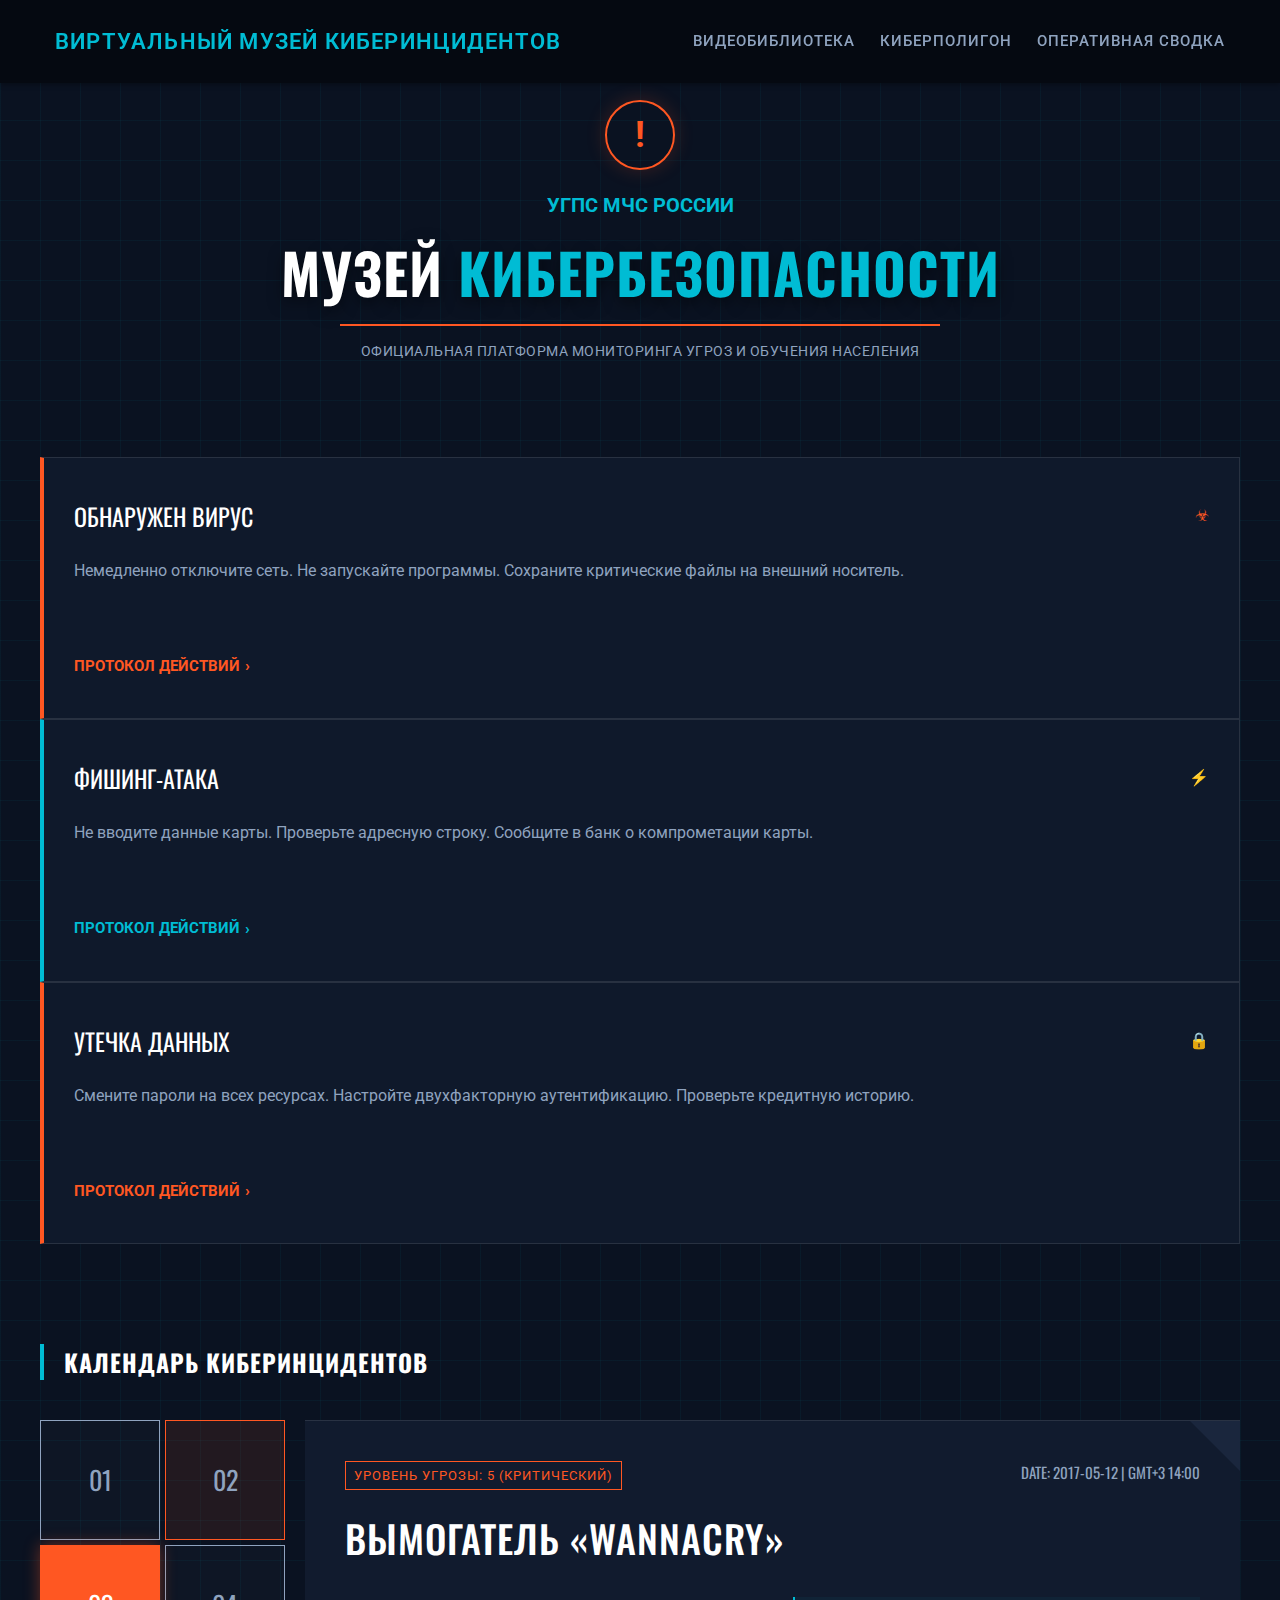
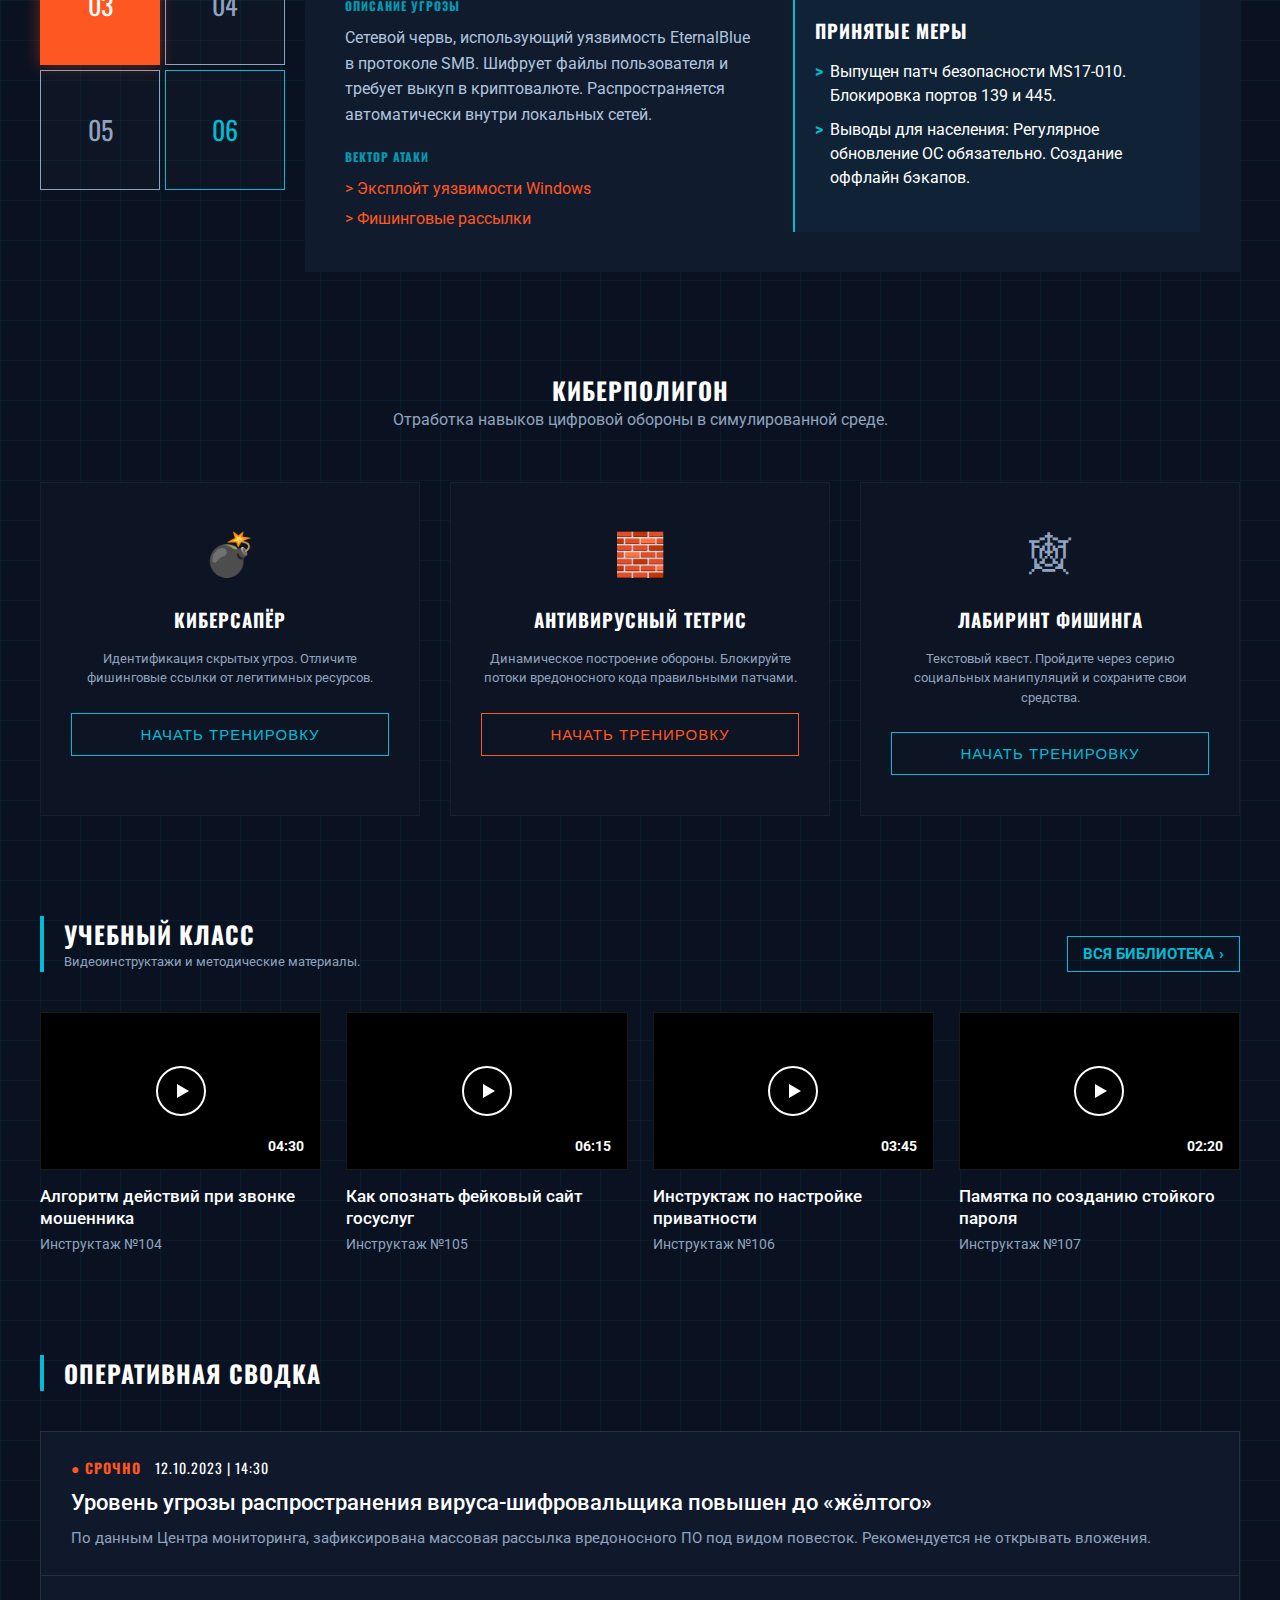
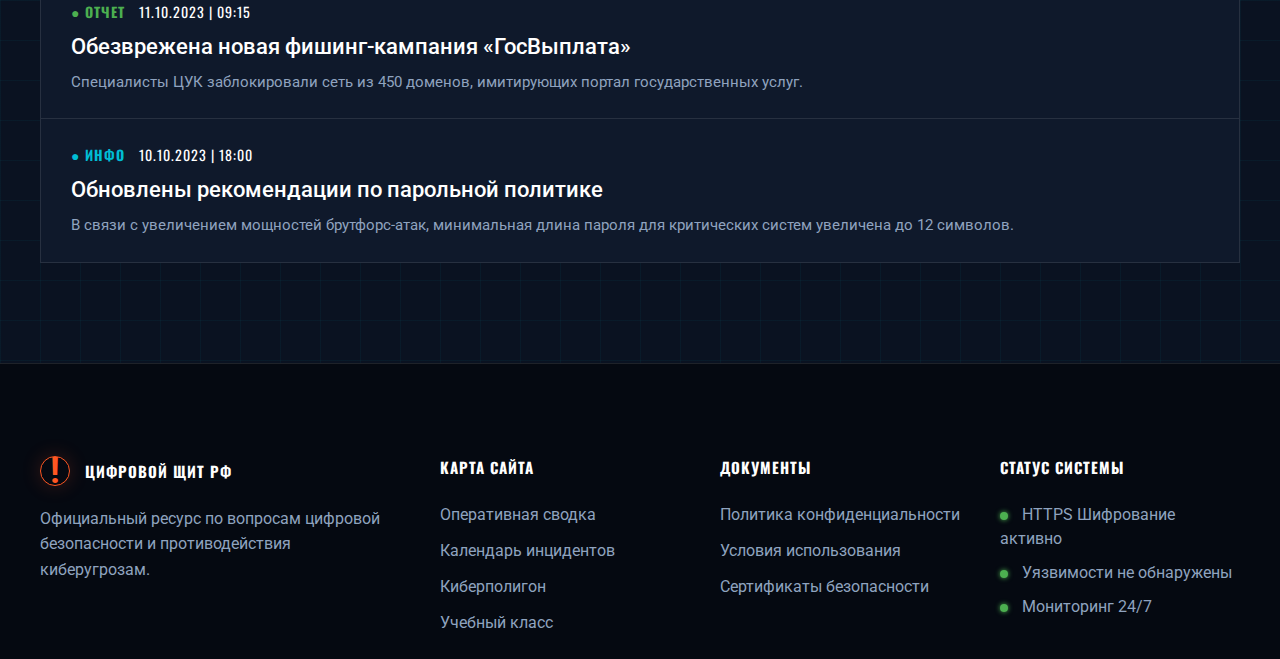
<file: index.html>
<!DOCTYPE html>
<html lang="ru">
<head>
    <meta charset="UTF-8">
    <meta name="viewport" content="width=device-width, initial-scale=1.0">
    <title>Музей Кибербезопасности им. МЧС России</title>
    <link rel="stylesheet" href="css1.css">
    <link href="https://fonts.googleapis.com/css2?family=Oswald:wght@300;400;500;700&family=Roboto:wght@300;400;500;700&display=swap" rel="stylesheet">
</head>
<body>

  <!-- БУРГЕР -->
<div class="burger" id="burger">
  <span></span>
  <span></span>
  <span></span>
</div>

<!-- МЕНЮ -->
<nav class="burger-menu" id="burgerMenu">
  <a href="#" data-action="videos">🎬 Видеобиблиотека</a>
  <a href="#" data-action="games">🎮 Библиотека игр</a>
  <a href="#" data-action="training">📚 Учебный класс</a>
</nav>

<div class="burger-overlay" id="burgerOverlay"></div>

 <div class="top-bar">
  <div class="top-bar-container top-bar-flex">

    <div class="top-bar-title">
      Виртуальный Музей Киберинцидентов
    </div>

    <nav class="top-nav top-nav--bar">
      <a href="library.html" >Видеобиблиотека</a>
      <a href="games.html" >Киберполигон</a>
      <a href="summary.html" data-action="summary">Оперативная сводка</a>
    </nav>

  </div>
</div>
    <header class="container">
        <div class="logo-shield"><i>!</i></div>
        <div class="sub-title">УГПС МЧС РОССИИ</div>
        <h1 class="main-title">МУЗЕЙ <span>КИБЕРБЕЗОПАСНОСТИ</span></h1>
        <div class="mission-text">
            ОФИЦИАЛЬНАЯ ПЛАТФОРМА МОНИТОРИНГА УГРОЗ И ОБУЧЕНИЯ НАСЕЛЕНИЯ
        </div>
    </header>

    <div class="container">
        
        <section>
            <div class="emergency-grid">
                <div class="card virus">
                    <div class="card-header"><span class="card-title">ОБНАРУЖЕН ВИРУС</span><span style="color:var(--accent-orange)">☣</span></div>
                    <div class="card-text">Немедленно отключите сеть. Не запускайте программы. Сохраните критические файлы на внешний носитель.</div>
                    <a href="protocol-virus.html" class="action-link">ПРОТОКОЛ ДЕЙСТВИЙ</a>
                </div>
                <div class="card phishing">
                    <div class="card-header"><span class="card-title">ФИШИНГ-АТАКА</span><span style="color:var(--accent-blue)">⚡</span></div>
                    <div class="card-text">Не вводите данные карты. Проверьте адресную строку. Сообщите в банк о компрометации карты.</div>
                    <a href="proocol-phishing.html" class="action-link">ПРОТОКОЛ ДЕЙСТВИЙ</a>
                </div>
                <div class="card leak">
                    <div class="card-header"><span class="card-title">УТЕЧКА ДАННЫХ</span><span style="color:white">🔒</span></div>
                    <div class="card-text">Смените пароли на всех ресурсах. Настройте двухфакторную аутентификацию. Проверьте кредитную историю.</div>
                    <a href="protocol-leak.html" class="action-link">ПРОТОКОЛ ДЕЙСТВИЙ</a>
                </div>
            </div>
        </section>

        <section>
            <div class="section-header">
                <h2>КАЛЕНДАРЬ КИБЕРИНЦИДЕНТОВ</h2>
            </div>
            <div class="calendar-wrapper">
                <div class="date-grid">
                    <div class="date-box">01</div>
                    <div class="date-box" style="background: rgba(255,87,34,0.1); border-color:var(--accent-orange);">02</div> <div class="date-box active">03</div> <div class="date-box">04</div>
                    <div class="date-box">05</div>
                    <div class="date-box" style="border-color: var(--accent-blue); color:var(--accent-blue)">06</div>
                </div>

                <div class="incident-details">
                    <div class="incident-date">DATE: 2017-05-12 | GMT+3 14:00</div>
                    <div class="threat-tag">УРОВЕНЬ УГРОЗЫ: 5 (КРИТИЧЕСКИЙ)</div>
                    
                    <h2 class="incident-title">ВЫМОГАТЕЛЬ «WANNACRY»</h2>
                    
                    <div class="incident-content-grid">
                        <div class="info-block">
                            <h3>ОПИСАНИЕ УГРОЗЫ</h3>
                            <p style="margin-bottom: 20px;">
                                Сетевой червь, использующий уязвимость EternalBlue в протоколе SMB. 
                                Шифрует файлы пользователя и требует выкуп в криптовалюте.
                                Распространяется автоматически внутри локальных сетей.
                            </p>
                            <h3>ВЕКТОР АТАКИ</h3>
                            <ul style="list-style: none; padding:0;">
                                <li style="color:var(--accent-orange); margin-bottom:5px;">> Эксплойт уязвимости Windows</li>
                                <li style="color:var(--accent-orange);">> Фишинговые рассылки</li>
                            </ul>
                        </div>
                        
                        <div class="measures-box">
                            <h3 style="color:white; margin-bottom:15px;">ПРИНЯТЫЕ МЕРЫ</h3>
                            <ul>
                                <li>Выпущен патч безопасности MS17-010. Блокировка портов 139 и 445.</li>
                                <li>Выводы для населения: Регулярное обновление ОС обязательно. Создание оффлайн бэкапов.</li>
                            </ul>
                        </div>
                    </div>
                </div>
            </div>
        </section>
        
        <section>
            <div style="text-align:center; margin-bottom:50px;">
                <h2>КИБЕРПОЛИГОН</h2>
                <p style="color:var(--text-muted)">Отработка навыков цифровой обороны в симулированной среде.</p>
            </div>
            <div class="games-grid">
                <div class="game-card">
                    <div class="game-icon">💣</div>
                    <h3>КИБЕРСАПЁР</h3>
                    <p style="font-size:13px; color:var(--text-muted); margin:15px 0;">Идентификация скрытых угроз. Отличите фишинговые ссылки от легитимных ресурсов.</p>
                    <button class="game-btn">НАЧАТЬ ТРЕНИРОВКУ</button>
                </div>
                <div class="game-card">
                    <div class="game-icon">🧱</div>
                    <h3>АНТИВИРУСНЫЙ ТЕТРИС</h3>
                    <p style="font-size:13px; color:var(--text-muted); margin:15px 0;">Динамическое построение обороны. Блокируйте потоки вредоносного кода правильными патчами.</p>
                    <button class="game-btn" style="border-color:var(--accent-orange); color:var(--accent-orange)">НАЧАТЬ ТРЕНИРОВКУ</button>
                </div>
                <div class="game-card">
                    <div class="game-icon">🕸</div>
                    <h3>ЛАБИРИНТ ФИШИНГА</h3>
                    <p style="font-size:13px; color:var(--text-muted); margin:15px 0;">Текстовый квест. Пройдите через серию социальных манипуляций и сохраните свои средства.</p>
                    <button class="game-btn">НАЧАТЬ ТРЕНИРОВКУ</button>
                </div>
            </div>
        </section>

        <section>
            <div class="section-header" style="display:flex; justify-content:space-between; align-items:flex-end;">
                <div>
                    <h2>УЧЕБНЫЙ КЛАСС</h2>
                    <p style="font-size:13px; color:var(--text-muted)">Видеоинструктажи и методические материалы.</p>
                </div>
                <a href="#" id="open-library" class="action-link"
   style="color:var(--accent-blue); border:1px solid var(--accent-blue); padding: 5px 15px;"> 
   ВСЯ БИБЛИОТЕКА</a>
            </div>

            <div class="video-grid">
                <div class="video-card">
                    <div class="video-thumb">
                        <div class="play-btn"></div>
                        <div class="video-time">04:30</div>
                    </div>
                    <div class="video-title">Алгоритм действий при звонке мошенника</div>
                    <div class="video-meta">Инструктаж №104</div>
                </div>
                <div class="video-card">
                    <div class="video-thumb">
                        <div class="play-btn"></div>
                        <div class="video-time">06:15</div>
                    </div>
                    <div class="video-title">Как опознать фейковый сайт госуслуг</div>
                    <div class="video-meta">Инструктаж №105</div>
                </div>
                <div class="video-card">
                    <div class="video-thumb">
                        <div class="play-btn"></div>
                        <div class="video-time">03:45</div>
                    </div>
                    <div class="video-title">Инструктаж по настройке приватности</div>
                    <div class="video-meta">Инструктаж №106</div>
                </div>
                <div class="video-card">
                    <div class="video-thumb">
                        <div class="play-btn"></div>
                        <div class="video-time">02:20</div>
                    </div>
                    <div class="video-title">Памятка по созданию стойкого пароля</div>
                    <div class="video-meta">Инструктаж №107</div>
                </div>
            </div>
        </section>

        <section>
            <div class="section-header">
                <h2>ОПЕРАТИВНАЯ СВОДКА</h2>
            </div>
            
            <div class="news-wrapper">
                <div class="news-item">
                    <div class="news-meta"><span class="tag urgent">● СРОЧНО</span> 12.10.2023 | 14:30</div>
                    <div class="news-title">Уровень угрозы распространения вируса-шифровальщика повышен до «жёлтого»</div>
                    <div class="news-body">По данным Центра мониторинга, зафиксирована массовая рассылка вредоносного ПО под видом повесток. Рекомендуется не открывать вложения.</div>
                </div>
                <div class="news-item">
                    <div class="news-meta"><span class="tag report">● ОТЧЕТ</span> 11.10.2023 | 09:15</div>
                    <div class="news-title">Обезврежена новая фишинг-кампания «ГосВыплата»</div>
                    <div class="news-body">Специалисты ЦУК заблокировали сеть из 450 доменов, имитирующих портал государственных услуг.</div>
                </div>
                <div class="news-item">
                    <div class="news-meta"><span class="tag" style="color:var(--accent-blue)">● ИНФО</span> 10.10.2023 | 18:00</div>
                    <div class="news-title">Обновлены рекомендации по парольной политике</div>
                    <div class="news-body">В связи с увеличением мощностей брутфорс-атак, минимальная длина пароля для критических систем увеличена до 12 символов.</div>
                </div>
            </div>
        </section>

    </div>

    <footer>
        <div class="container footer-grid">
            <div class="footer-col">
                <div style="display:flex; align-items:center; margin-bottom:20px;">
                    <div class="logo-shield" style="width:30px; height:30px; margin:0 15px 0 0; font-size:14px; border-width:1px;"><i>!</i></div>
                    <h4 style="margin:0">ЦИФРОВОЙ ЩИТ РФ</h4>
                </div>
                <p style="color:var(--text-muted); line-height:1.6;">Официальный ресурс по вопросам цифровой безопасности и противодействия киберугрозам.</p>
            </div>
            
            <div class="footer-col">
                <h4>КАРТА САЙТА</h4>
                <ul class="footer-links">
                    <li><a href="#">Оперативная сводка</a></li>
                    <li><a href="#">Календарь инцидентов</a></li>
                    <li><a href="#">Киберполигон</a></li>
                    <li><a href="#">Учебный класс</a></li>
                </ul>
            </div>

            <div class="footer-col">
                <h4>ДОКУМЕНТЫ</h4>
                <ul class="footer-links">
                    <li><a href="#">Политика конфиденциальности</a></li>
                    <li><a href="#">Условия использования</a></li>
                    <li><a href="#">Сертификаты безопасности</a></li>
                </ul>
            </div>

            <div class="footer-col">
                <h4>СТАТУС СИСТЕМЫ</h4>
                <div style="color:var(--text-muted); margin-bottom:10px;"><span class="status-dot"></span> HTTPS Шифрование активно</div>
                <div style="color:var(--text-muted); margin-bottom:10px;"><span class="status-dot"></span> Уязвимости не обнаружены</div>
                <div style="color:var(--text-muted); margin-bottom:10px;"><span class="status-dot"></span> Мониторинг 24/7</div>
            </div>
        </div>
    </footer>

   <!-- ================= ПРОТОКОЛЫ ДЕЙСТВИЙ ================= -->



<script>



const contentModal = document.getElementById('content-modal');
const contentBody  = document.getElementById('content-body');

document.querySelector('.content-close').onclick = () => {
  contentModal.style.display = 'none';
  contentBody.innerHTML = '';
};

document.querySelectorAll('.video-card').forEach(card => {
  card.onclick = () => {
    const title = card.querySelector('.video-title').innerText;
    const time  = card.querySelector('.video-time').innerText;

    contentBody.innerHTML = `
      <h2 style="margin-bottom:15px;">${title}</h2>
      <p style="color:#8FA3BF; margin-bottom:15px;">Длительность: ${time}</p>

      <div style="aspect-ratio:16/9; background:#000; display:flex; align-items:center; justify-content:center;">
        <div style="color:#8FA3BF;">▶ Здесь будет видеоплеер</div>
      </div>
    `;
    contentModal.style.display = 'flex';
  };
});


const INCIDENT_DB = {
  "01": {
    date: "2016-10-21 | GMT+3 09:00",
    level: "3 (СРЕДНИЙ)",
    title: "АТАКА НА DNS-ПРОВАЙДЕРА DYNS",
    description: `
      Массовая DDoS-атака с использованием ботнета Mirai.
      Были нарушены работы Twitter, GitHub, Netflix.
    `,
    vectors: [
      "IoT-устройства с дефолтными паролями",
      "Ботнет Mirai"
    ],
    measures: [
      "Фильтрация трафика",
      "Ограничение IoT-устройств"
    ]
  },

  "02": {
    date: "2017-03-07 | GMT+3 11:20",
    level: "4 (ВЫСОКИЙ)",
    title: "БАНКОВСКИЙ ТРОЯН LOCKY",
    description: `
      Распространение вредоносного ПО через вложения электронной почты.
      Заражены корпоративные сети.
    `,
    vectors: [
      "Фишинговые письма",
      "Макросы Office"
    ],
    measures: [
      "Блокировка вложений",
      "Обучение персонала"
    ]
  },

  "03": {
    date: "2017-05-12 | GMT+3 14:00",
    level: "5 (КРИТИЧЕСКИЙ)",
    title: "ВЫМОГАТЕЛЬ WANNACRY",
    description: `
      Сетевой червь, использующий уязвимость EternalBlue.
      Автоматическое распространение по сети.
    `,
    vectors: [
      "Эксплойт SMB EternalBlue",
      "Фишинговые рассылки"
    ],
    measures: [
      "Патч MS17-010",
      "Блокировка портов 139 и 445"
    ]
  },

  "04": {
    date: "2018-06-27 | GMT+3 10:00",
    level: "4 (ВЫСОКИЙ)",
    title: "NOTPETYA (PETYA.A)",
    description: `
      Маскировался под обновление бухгалтерского ПО.
      Привёл к остановке предприятий.
    `,
    vectors: [
      "Supply Chain",
      "Обновления ПО"
    ],
    measures: [
      "Контроль обновлений",
      "Изоляция сегментов сети"
    ]
  }
};

function renderIncident(day) {
  const data = INCIDENT_DB[day];
  if (!data) return;

  const details = document.querySelector('.incident-details');

  details.innerHTML = `
    <div class="incident-date">DATE: ${data.date}</div>
    <div class="threat-tag">УРОВЕНЬ УГРОЗЫ: ${data.level}</div>

    <h2 class="incident-title">${data.title}</h2>

    <div class="incident-content-grid">
      <div class="info-block">
        <h3>ОПИСАНИЕ УГРОЗЫ</h3>
        <p>${data.description}</p>

        <h3 style="margin-top:20px;">ВЕКТОР АТАКИ</h3>
        <ul style="list-style:none; padding:0;">
          ${data.vectors.map(v => `<li style="color:var(--accent-orange)">> ${v}</li>`).join('')}
        </ul>
      </div>

      <div class="measures-box">
        <h3 style="color:white; margin-bottom:15px;">ПРИНЯТЫЕ МЕРЫ</h3>
        <ul>
          ${data.measures.map(m => `<li>${m}</li>`).join('')}
        </ul>
      </div>
    </div>
  `;
}
document.querySelectorAll('.date-box').forEach(box => {
  box.addEventListener('click', () => {

    // активный класс
    document.querySelectorAll('.date-box')
      .forEach(b => b.classList.remove('active'));

    box.classList.add('active');

    // номер дня
    const day = box.textContent.trim().padStart(2, '0');

    renderIncident(day);
  });
});

const VIDEO_LIBRARY = [
  { id:1, title:"Алгоритм действий при звонке мошенника", time:"04:30", tag:"Инструктаж №104" },
  { id:2, title:"Как опознать фейковый сайт госуслуг", time:"06:15", tag:"Инструктаж №105" },
  { id:3, title:"Инструктаж по настройке приватности", time:"03:45", tag:"Инструктаж №106" },
  { id:4, title:"Памятка по созданию стойкого пароля", time:"02:20", tag:"Инструктаж №107" },
  { id:5, title:"Что делать при утечке данных", time:"05:10", tag:"Методика №201" },
  { id:6, title:"Безопасность мобильных устройств", time:"07:00", tag:"Методика №202" }
];
const libraryModal = document.getElementById('library-modal');
const libraryBody  = document.getElementById('library-body');

document.getElementById('library-close').onclick = () => {
  libraryModal.style.display = 'none';
};

function openLibrary() {
  libraryBody.innerHTML = `
    <div class="library-header">
      <h2>ВИДЕОБИБЛИОТЕКА</h2>
      <span style="color:#8FA3BF;">Всего: ${VIDEO_LIBRARY.length}</span>
    </div>

    <div class="library-grid">
      ${VIDEO_LIBRARY.map(v => `
        <div class="library-video" data-id="${v.id}">
          <div class="video-thumb">
            <div class="play-btn"></div>
            <div class="video-time">${v.time}</div>
          </div>
          <div class="video-title">${v.title}</div>
          <div class="video-meta">${v.tag}</div>
        </div>
      `).join('')}
    </div>
  `;

  libraryModal.style.display = 'flex';

  libraryBody.querySelectorAll('.library-video').forEach(card => {
    card.onclick = () => openVideo(card.dataset.id);
  });
}
function openVideo(id) {
  const video = VIDEO_LIBRARY.find(v => v.id == id);
  if (!video) return;

  contentBody.innerHTML = `
    <h2>${video.title}</h2>
    <p style="color:#8FA3BF; margin-bottom:15px;">${video.tag} · ${video.time}</p>

    <div style="aspect-ratio:16/9; background:#000; display:flex; align-items:center; justify-content:center;">
      ▶ Здесь будет видеоплеер
    </div>
  `;

  libraryModal.style.display = 'none';
  contentModal.style.display = 'flex';
}

document.getElementById('open-library').addEventListener('click', e => {
  e.preventDefault();
  openLibrary();
});

const burger = document.getElementById('burger');
const menu   = document.getElementById('burgerMenu');
const overlay = document.getElementById('burgerOverlay');

function closeMenu() {
  menu.classList.remove('active');
  overlay.classList.remove('active');
}

burger.onclick = () => {
  menu.classList.toggle('active');
  overlay.classList.toggle('active');
};

overlay.onclick = closeMenu;

/* пункты меню */
menu.querySelectorAll('a').forEach(link => {
  link.onclick = e => {
    e.preventDefault();
    const action = link.dataset.action;

    closeMenu();

    if (action === 'videos') {
      openLibrary();
    }

    if (action === 'games') {
      contentBody.innerHTML = `
        <h2>КИБЕРПОЛИГОН</h2>
        <p style="color:#8FA3BF; margin-bottom:15px;">
          Общая библиотека тренировочных симуляторов
        </p>
        <div class="games-grid">
          ${document.querySelector('.games-grid').innerHTML}
        </div>
      `;
      contentModal.style.display = 'flex';
    }

    if (action === 'training') {
      openLibrary();
    }
  };
});

document.querySelectorAll('.top-nav a').forEach(link => {
  link.addEventListener('click', e => {
    e.preventDefault();

    const action = link.dataset.action;

    if (action === 'videos' || action === 'training') {
      openLibrary();
    }

    if (action === 'games') {
      contentBody.innerHTML = `
        <h2>КИБЕРПОЛИГОН</h2>
        <p style="color:#8FA3BF; margin-bottom:15px;">
          Общая библиотека тренировочных симуляторов
        </p>
        <div class="games-grid">
          ${document.querySelector('.games-grid').innerHTML}
        </div>
      `;
      contentModal.style.display = 'flex';
    }
  });
});

/* ================= ЕДИНОЕ ВЕРХНЕЕ МЕНЮ ================= */

document.querySelectorAll('.top-nav--bar a').forEach(link => {
  link.onclick = e => {
    e.preventDefault();

    const action = link.dataset.action;

    /* 🎬 ВИДЕОБИБЛИОТЕКА */
    if (action === 'videos') {
      openLibrary();
      return;
    }

    /* 🎮 КИБЕРПОЛИГОН */
    if (action === 'games') {
  contentBody.innerHTML = `
    <h2>КИБЕРПОЛИГОН</h2>
    <p style="color:#8FA3BF; margin-bottom:15px;">
      Общая библиотека тренировочных симуляторов
    </p>
    <div class="games-grid">
      ${document.querySelector('.games-grid').innerHTML}
    </div>
  `;
  contentModal.style.display = 'flex';

  // Привязываем кнопки внутри модального окна
  contentBody.querySelectorAll('.game-btn').forEach(btn => {
    btn.onclick = () => {
      const game = btn.closest('.game-card').querySelector('h3').innerText;

      contentBody.innerHTML = `
        <h2>${game}</h2>
        <p style="color:#8FA3BF; margin:15px 0;">
          Учебный симулятор запускается в изолированной среде.
        </p>

        <div style="padding:20px; border:1px dashed #00BCD4; text-align:center;">
          ▶ Игровой модуль
        </div>
      `;
    };
  });
}
     

    /* 📰 ОПЕРАТИВНАЯ СВОДКА */
    if (action === 'summary') {
      contentBody.innerHTML = `
       <div class="summary-modal">
        <h2>ОПЕРАТИВНАЯ СВОДКА</h2>
        ${document.querySelector('.news-wrapper').innerHTML}
          </div>
      `;
      contentModal.style.display = 'flex';
      document.body.classList.add('modal-open');
      return;
    }
  };
});
</script>


</body>
</html>
</file>
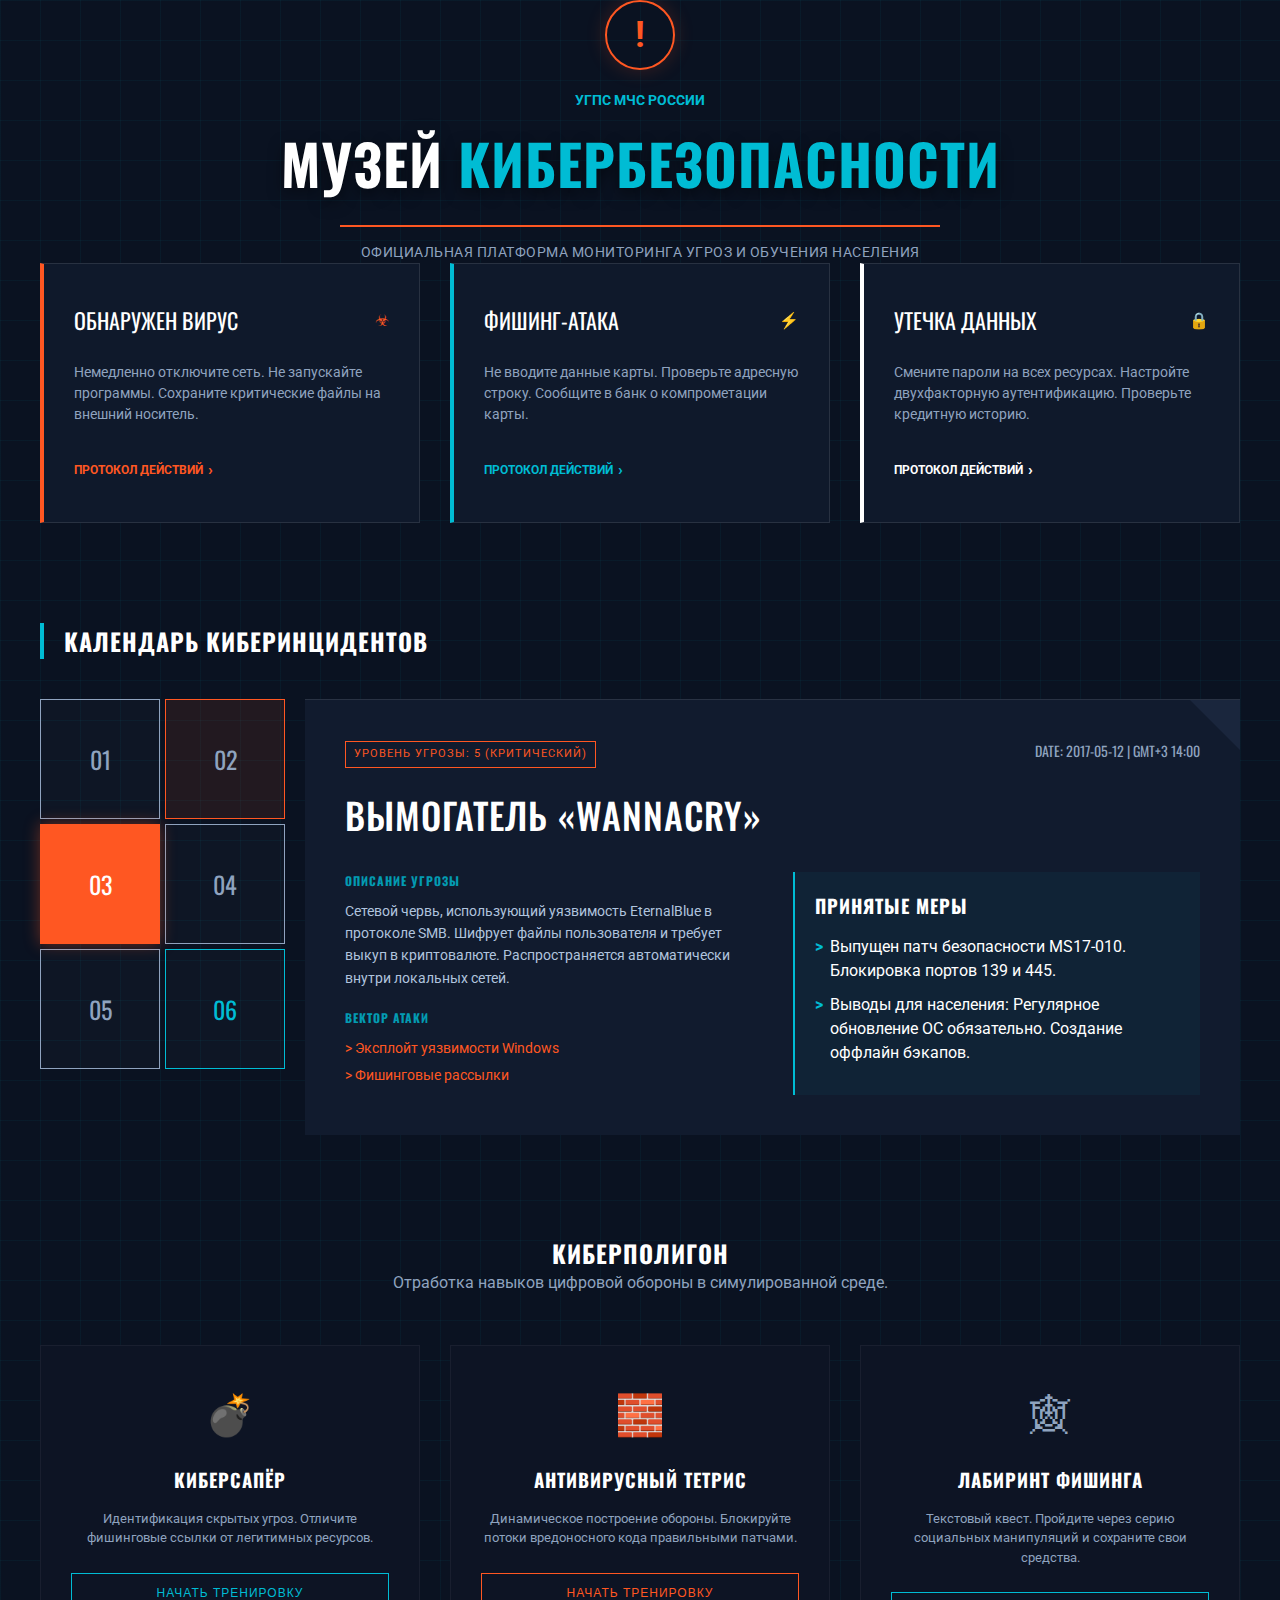
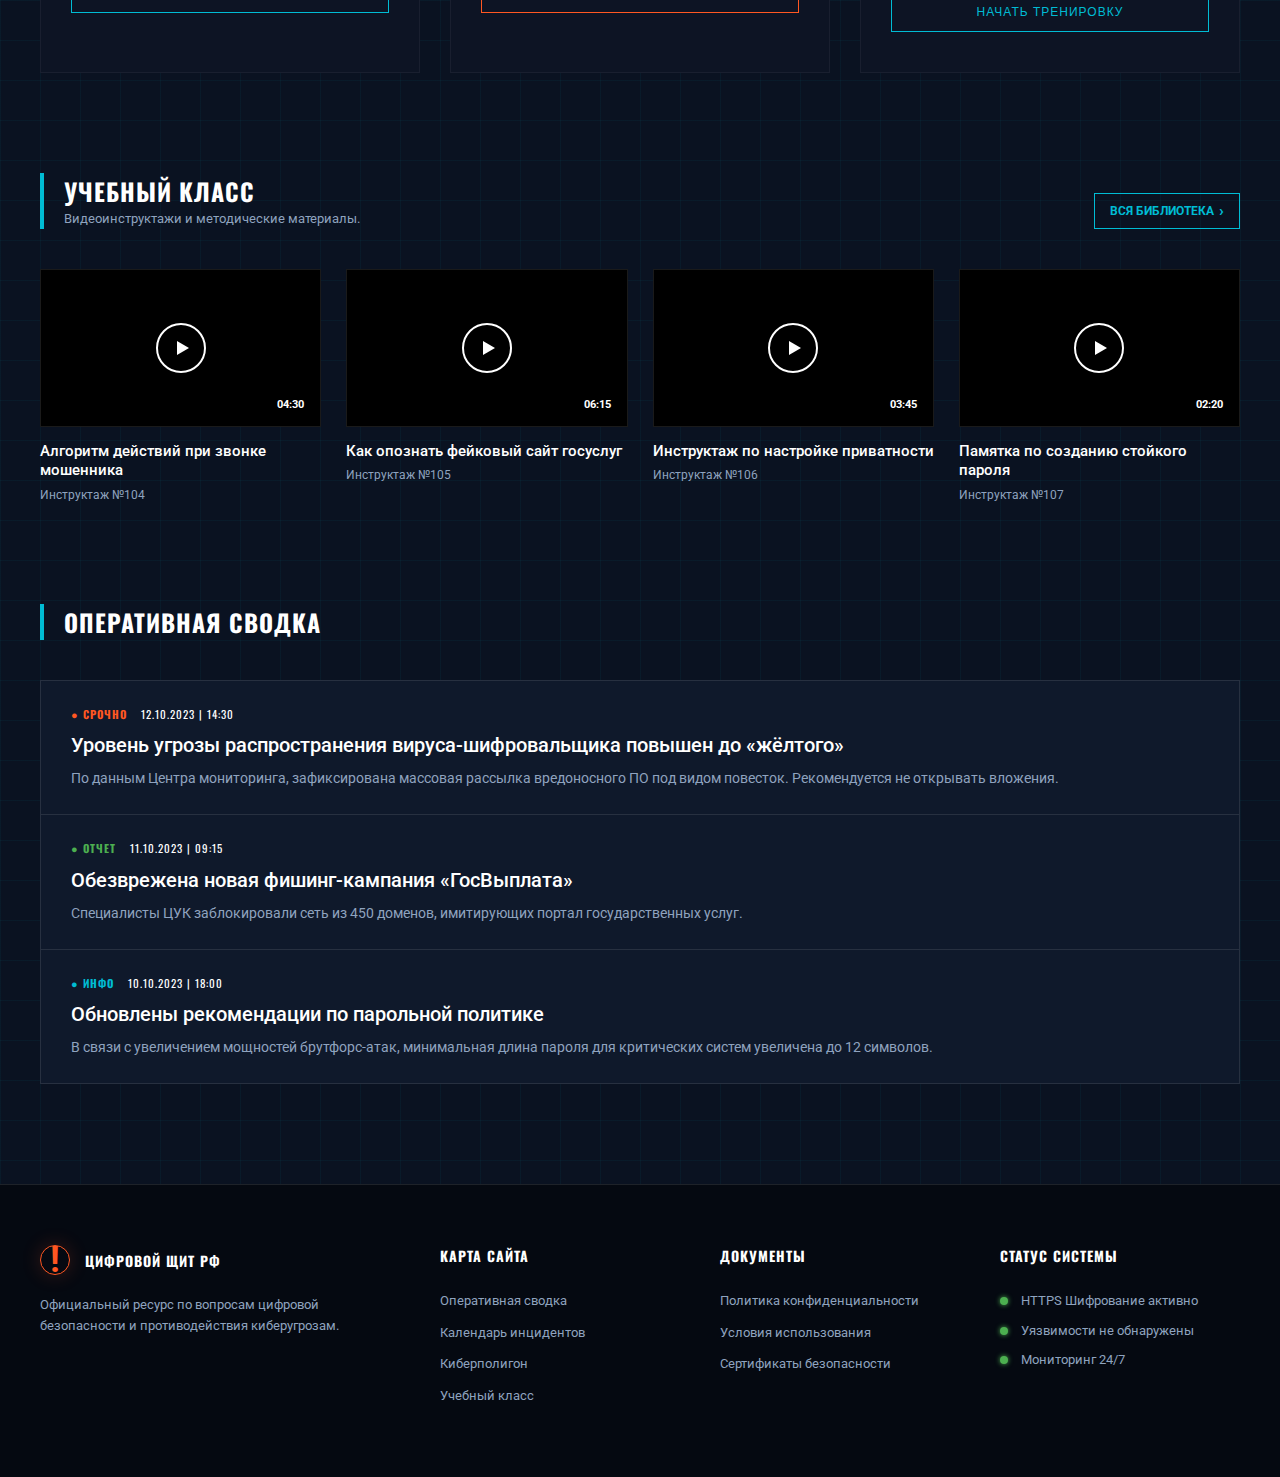
<file: cybm.html>
<!DOCTYPE html>
<html lang="ru">
<head>
    <meta charset="UTF-8">
    <meta name="viewport" content="width=device-width, initial-scale=1.0">
    <title>Музей Кибербезопасности им. МЧС России</title>
    <link href="https://fonts.googleapis.com/css2?family=Oswald:wght@300;400;500;700&family=Roboto:wght@300;400;500;700&display=swap" rel="stylesheet">
    <style>
        /* --- ОСНОВНЫЕ ПЕРЕМЕННЫЕ --- */
        :root {
            --bg-dark: #0A1221;
            --bg-card: #0F192B; /* Темно-синий фон карточек */
            --accent-orange: #FF5722;
            --accent-blue: #00BCD4;
            --text-main: #FFFFFF;
            --text-muted: #8FA3BF;
            --border-color: rgba(255, 255, 255, 0.1);
            --grid-line: rgba(0, 188, 212, 0.05);
        }

        * { box-sizing: border-box; margin: 0; padding: 0; }

        body {
            background-color: var(--bg-dark);
            color: var(--text-main);
            font-family: 'Roboto', sans-serif;
            line-height: 1.5;
            background-image: 
                linear-gradient(var(--grid-line) 1px, transparent 1px),
                linear-gradient(90deg, var(--grid-line) 1px, transparent 1px);
            background-size: 40px 40px;
        }

        h1, h2, h3, h4 {
            font-family: 'Oswald', sans-serif;
            text-transform: uppercase;
            letter-spacing: 1px;
        }

        .container {
            max-width: 1400px; /* Увеличил ширину для вместимости 4 видео */
            margin: 0 auto;
            padding: 0 40px;
        }

        a { text-decoration: none; color: inherit; transition: 0.3s; }
        
        /* --- HEADER --- */
        header {
            text-align: center;
            padding: 80px 0 60px;
        }

        .logo-shield {
            width: 70px;
            height: 70px;
            margin: 0 auto 20px;
            border: 2px solid var(--accent-orange);
            border-radius: 50%;
            display: flex;
            align-items: center;
            justify-content: center;
            box-shadow: 0 0 20px rgba(255, 87, 34, 0.2);
        }

        .logo-shield i { font-style: normal; font-size: 36px; color: var(--accent-orange); font-weight: bold; }

        .sub-title {
            color: var(--accent-blue);
            font-size: 14px;
            font-weight: 700;
            margin-bottom: 10px;
            text-transform: uppercase;
        }

        h1.main-title {
            font-size: 56px;
            font-weight: 700;
            margin: 0;
            text-shadow: 0 5px 15px rgba(0,0,0,0.5);
        }
        
        h1.main-title span { color: var(--accent-blue); }

        .mission-text {
            margin-top: 20px;
            color: var(--text-muted);
            font-size: 14px;
            max-width: 600px;
            margin-left: auto;
            margin-right: auto;
            border-top: 2px solid var(--accent-orange);
            padding-top: 15px;
            letter-spacing: 0.5px;
        }

        section { margin-bottom: 100px; }
        
        .section-header {
            margin-bottom: 40px;
            border-left: 4px solid var(--accent-blue);
            padding-left: 20px;
        }

        /* --- КАРТОЧКИ УГРОЗ (Emergency) --- */
        .emergency-grid {
            display: grid;
            grid-template-columns: repeat(3, 1fr);
            gap: 30px;
        }

        .card {
            background: var(--bg-card);
            border: 1px solid var(--border-color);
            padding: 40px 30px;
            transition: transform 0.3s, box-shadow 0.3s;
        }
        
        .card:hover { transform: translateY(-5px); box-shadow: 0 10px 30px rgba(0,0,0,0.3); }

        .card-header {
            display: flex;
            justify-content: space-between;
            align-items: center;
            margin-bottom: 25px;
        }

        .card-title { font-size: 22px; font-family: 'Oswald'; }
        .card-text { font-size: 14px; color: var(--text-muted); margin-bottom: 30px; min-height: 65px; }

        .action-link {
            font-size: 12px; font-weight: 700; text-transform: uppercase; display: inline-flex; align-items: center;
        }
        .action-link::after { content: '›'; margin-left: 5px; font-size: 16px; }

        .card.virus { border-left: 4px solid var(--accent-orange); }
        .card.virus .action-link { color: var(--accent-orange); }
        
        .card.phishing { border-left: 4px solid var(--accent-blue); }
        .card.phishing .action-link { color: var(--accent-blue); }

        .card.leak { border-left: 4px solid white; }
        .card.leak .action-link { color: white; }

        /* --- ИСПРАВЛЕННЫЙ КАЛЕНДАРЬ --- */
        .calendar-wrapper {
            display: flex; /* Используем Flex для жесткого разделения */
            gap: 0; /* Убираем отступы, чтобы они смыкались как на макете */
            align-items: flex-start;
        }

        .date-grid {
            display: grid;
            grid-template-columns: repeat(2, 120px); /* Два столбца фиксированной ширины */
            grid-auto-rows: 120px;
            gap: 5px;
            margin-right: 20px; /* Отступ до информационной панели */
        }

        .date-box {
            border: 1px solid var(--text-muted);
            display: flex;
            align-items: center;
            justify-content: center;
            font-family: 'Oswald';
            font-size: 24px;
            cursor: pointer;
            transition: 0.2s;
            background: rgba(255,255,255,0.02);
            color: var(--text-muted);
        }

        .date-box:hover { background: rgba(255,255,255,0.1); }
        
        .date-box.active { 
            background: var(--accent-orange); 
            border-color: var(--accent-orange); 
            color: white; 
            /* Эффект, чтобы активный элемент выделялся */
            box-shadow: 0 0 15px rgba(255, 87, 34, 0.4);
            position: relative;
            z-index: 2;
        }

        /* Панель деталей (стиль WannaCry с макета) */
        .incident-details {
            flex-grow: 1; /* Занимает всё оставшееся место */
            background: #111b2e; /* Чуть темнее фон */
            padding: 40px;
            border-top: 1px solid var(--border-color);
            position: relative;
            min-height: 370px; /* Высота под два ряда кубиков + отступы */
        }

        /* Декор в углу панели */
        .incident-details::after {
            content: '';
            position: absolute;
            top: 0; right: 0;
            width: 0; height: 0;
            border-style: solid;
            border-width: 0 50px 50px 0;
            border-color: transparent #1a263d transparent transparent;
        }

        .threat-tag {
            border: 1px solid var(--accent-orange);
            color: var(--accent-orange);
            font-size: 11px;
            padding: 4px 8px;
            text-transform: uppercase;
            letter-spacing: 1px;
            display: inline-block;
            margin-bottom: 20px;
        }

        .incident-date {
            float: right;
            font-family: 'Oswald';
            color: var(--text-muted);
            font-size: 14px;
        }

        .incident-title {
            font-size: 36px;
            margin-bottom: 30px;
            color: white;
            font-weight: 500;
        }

        .incident-content-grid {
            display: grid;
            grid-template-columns: 1fr 1fr;
            gap: 40px;
        }

        .info-block h3 {
            color: var(--accent-blue);
            font-size: 12px;
            margin-bottom: 10px;
            opacity: 0.8;
        }
        
        .info-block p, .info-block li {
            font-size: 14px;
            color: #b0c4de;
            line-height: 1.6;
        }

        .measures-box {
            background: rgba(0, 188, 212, 0.05); /* Легкий фон для мер */
            padding: 20px;
            border-left: 2px solid var(--accent-blue);
        }

        .measures-box ul { list-style: none; }
        .measures-box li { position: relative; padding-left: 15px; margin-bottom: 10px; }
        .measures-box li::before { content: '>'; position: absolute; left: 0; color: var(--accent-blue); font-weight: bold;}


        /* --- НОВЫЙ РАЗДЕЛ: УЧЕБНЫЙ КЛАСС (ВИДЕО) --- */
        .video-grid {
            display: grid;
            grid-template-columns: repeat(4, 1fr); /* Ровно 4 видео в ряд */
            gap: 25px;
        }

        .video-card {
            cursor: pointer;
            group: video;
        }

        /* Имитация плеера */
        .video-thumb {
            width: 100%;
            aspect-ratio: 16/9;
            background-color: #000;
            border: 1px solid rgba(255,255,255,0.1);
            position: relative;
            display: flex;
            align-items: center;
            justify-content: center;
            margin-bottom: 15px;
            transition: border-color 0.3s;
        }

        .video-card:hover .video-thumb {
            border-color: var(--accent-blue);
        }

        /* Кнопка Play */
        .play-btn {
            width: 50px;
            height: 50px;
            border: 2px solid white;
            border-radius: 50%;
            display: flex;
            align-items: center;
            justify-content: center;
            transition: transform 0.3s, background 0.3s;
        }
        
        .play-btn::after {
            content: '';
            display: block;
            width: 0; height: 0;
            border-style: solid;
            border-width: 7px 0 7px 12px;
            border-color: transparent transparent transparent white;
            margin-left: 4px; /* Визуальная центровка треугольника */
        }

        .video-card:hover .play-btn {
            transform: scale(1.1);
            background: rgba(255,255,255,0.1);
        }

        /* Таймкод в углу */
        .video-time {
            position: absolute;
            bottom: 10px;
            right: 10px;
            background: rgba(0,0,0,0.8);
            color: white;
            font-size: 11px;
            padding: 2px 6px;
            font-weight: bold;
        }

        .video-title {
            font-family: 'Roboto';
            font-weight: 500;
            font-size: 15px;
            line-height: 1.3;
            margin-bottom: 5px;
            color: white;
        }

        .video-meta {
            font-size: 12px;
            color: var(--text-muted);
        }


        /* --- ОСТАЛЬНЫЕ БЛОКИ --- */
        .games-grid {
            display: grid;
            grid-template-columns: repeat(3, 1fr);
            gap: 30px;
        }
        
        .game-card {
            background: #0d1424;
            padding: 40px 30px;
            text-align: center;
            border: 1px solid rgba(255,255,255,0.05);
        }

        .game-icon { font-size: 40px; margin-bottom: 20px; color: var(--text-muted); }
        
        .game-btn {
            display: block; width: 100%; padding: 12px; margin-top: 25px;
            background: transparent; border: 1px solid var(--accent-blue);
            color: var(--accent-blue); text-transform: uppercase;
            font-size: 12px; letter-spacing: 1px; cursor: pointer; transition: 0.3s;
        }
        .game-btn:hover { background: var(--accent-blue); color: #000; }
        
        /* Сводка */
        .news-wrapper {
            background: var(--bg-card);
            padding: 0;
            border: 1px solid var(--border-color);
        }
        
        .news-item {
            padding: 25px 30px;
            border-bottom: 1px solid var(--border-color);
        }
        .news-item:last-child { border-bottom: none; }

        .news-meta { font-size: 11px; margin-bottom: 8px; font-family: 'Oswald'; letter-spacing: 1px; }
        .tag { margin-right: 10px; font-weight: bold; }
        .tag.urgent { color: var(--accent-orange); }
        .tag.report { color: #4CAF50; }
        
        .news-title { font-size: 20px; font-weight: 500; margin-bottom: 8px; }
        .news-body { font-size: 14px; color: var(--text-muted); }

        /* FOOTER */
        footer {
            background: #050911;
            padding: 60px 0;
            border-top: 1px solid var(--border-color);
            font-size: 13px;
        }

        .footer-grid {
            display: grid;
            grid-template-columns: 1.5fr 1fr 1fr 1fr;
            gap: 40px;
        }

        .footer-col h4 { margin-bottom: 25px; color: white; font-size: 14px; }
        .footer-links li { list-style: none; margin-bottom: 12px; color: var(--text-muted); }
        .footer-links a:hover { color: var(--accent-blue); }

        .status-dot {
            display: inline-block; width: 8px; height: 8px;
            background: #4CAF50; border-radius: 50%;
            margin-right: 10px; box-shadow: 0 0 5px #4CAF50;
        }

        @media (max-width: 1024px) {
            .emergency-grid, .games-grid, .video-grid { grid-template-columns: repeat(2, 1fr); }
            .calendar-wrapper { flex-direction: column; }
            .date-grid { grid-template-columns: repeat(6, 1fr); margin-bottom: 20px; width: 100%; }
        }
    </style>
</head>
<body>

    <header class="container">
        <div class="logo-shield"><i>!</i></div>
        <div class="sub-title">УГПС МЧС РОССИИ</div>
        <h1 class="main-title">МУЗЕЙ <span>КИБЕРБЕЗОПАСНОСТИ</span></h1>
        <div class="mission-text">
            ОФИЦИАЛЬНАЯ ПЛАТФОРМА МОНИТОРИНГА УГРОЗ И ОБУЧЕНИЯ НАСЕЛЕНИЯ
        </div>
    </header>

    <div class="container">
        
        <section>
            <div class="emergency-grid">
                <div class="card virus">
                    <div class="card-header"><span class="card-title">ОБНАРУЖЕН ВИРУС</span><span style="color:var(--accent-orange)">☣</span></div>
                    <div class="card-text">Немедленно отключите сеть. Не запускайте программы. Сохраните критические файлы на внешний носитель.</div>
                    <a href="#" class="action-link">ПРОТОКОЛ ДЕЙСТВИЙ</a>
                </div>
                <div class="card phishing">
                    <div class="card-header"><span class="card-title">ФИШИНГ-АТАКА</span><span style="color:var(--accent-blue)">⚡</span></div>
                    <div class="card-text">Не вводите данные карты. Проверьте адресную строку. Сообщите в банк о компрометации карты.</div>
                    <a href="#" class="action-link">ПРОТОКОЛ ДЕЙСТВИЙ</a>
                </div>
                <div class="card leak">
                    <div class="card-header"><span class="card-title">УТЕЧКА ДАННЫХ</span><span style="color:white">🔒</span></div>
                    <div class="card-text">Смените пароли на всех ресурсах. Настройте двухфакторную аутентификацию. Проверьте кредитную историю.</div>
                    <a href="#" class="action-link">ПРОТОКОЛ ДЕЙСТВИЙ</a>
                </div>
            </div>
        </section>

        <section>
            <div class="section-header">
                <h2>КАЛЕНДАРЬ КИБЕРИНЦИДЕНТОВ</h2>
            </div>
            <div class="calendar-wrapper">
                <div class="date-grid">
                    <div class="date-box">01</div>
                    <div class="date-box" style="background: rgba(255,87,34,0.1); border-color:var(--accent-orange);">02</div> <div class="date-box active">03</div> <div class="date-box">04</div>
                    <div class="date-box">05</div>
                    <div class="date-box" style="border-color: var(--accent-blue); color:var(--accent-blue)">06</div>
                </div>

                <div class="incident-details">
                    <div class="incident-date">DATE: 2017-05-12 | GMT+3 14:00</div>
                    <div class="threat-tag">УРОВЕНЬ УГРОЗЫ: 5 (КРИТИЧЕСКИЙ)</div>
                    
                    <h2 class="incident-title">ВЫМОГАТЕЛЬ «WANNACRY»</h2>
                    
                    <div class="incident-content-grid">
                        <div class="info-block">
                            <h3>ОПИСАНИЕ УГРОЗЫ</h3>
                            <p style="margin-bottom: 20px;">
                                Сетевой червь, использующий уязвимость EternalBlue в протоколе SMB. 
                                Шифрует файлы пользователя и требует выкуп в криптовалюте.
                                Распространяется автоматически внутри локальных сетей.
                            </p>
                            <h3>ВЕКТОР АТАКИ</h3>
                            <ul style="list-style: none; padding:0;">
                                <li style="color:var(--accent-orange); margin-bottom:5px;">> Эксплойт уязвимости Windows</li>
                                <li style="color:var(--accent-orange);">> Фишинговые рассылки</li>
                            </ul>
                        </div>
                        
                        <div class="measures-box">
                            <h3 style="color:white; margin-bottom:15px;">ПРИНЯТЫЕ МЕРЫ</h3>
                            <ul>
                                <li>Выпущен патч безопасности MS17-010. Блокировка портов 139 и 445.</li>
                                <li>Выводы для населения: Регулярное обновление ОС обязательно. Создание оффлайн бэкапов.</li>
                            </ul>
                        </div>
                    </div>
                </div>
            </div>
        </section>
        
        <section>
            <div style="text-align:center; margin-bottom:50px;">
                <h2>КИБЕРПОЛИГОН</h2>
                <p style="color:var(--text-muted)">Отработка навыков цифровой обороны в симулированной среде.</p>
            </div>
            <div class="games-grid">
                <div class="game-card">
                    <div class="game-icon">💣</div>
                    <h3>КИБЕРСАПЁР</h3>
                    <p style="font-size:13px; color:var(--text-muted); margin:15px 0;">Идентификация скрытых угроз. Отличите фишинговые ссылки от легитимных ресурсов.</p>
                    <button class="game-btn">НАЧАТЬ ТРЕНИРОВКУ</button>
                </div>
                <div class="game-card">
                    <div class="game-icon">🧱</div>
                    <h3>АНТИВИРУСНЫЙ ТЕТРИС</h3>
                    <p style="font-size:13px; color:var(--text-muted); margin:15px 0;">Динамическое построение обороны. Блокируйте потоки вредоносного кода правильными патчами.</p>
                    <button class="game-btn" style="border-color:var(--accent-orange); color:var(--accent-orange)">НАЧАТЬ ТРЕНИРОВКУ</button>
                </div>
                <div class="game-card">
                    <div class="game-icon">🕸</div>
                    <h3>ЛАБИРИНТ ФИШИНГА</h3>
                    <p style="font-size:13px; color:var(--text-muted); margin:15px 0;">Текстовый квест. Пройдите через серию социальных манипуляций и сохраните свои средства.</p>
                    <button class="game-btn">НАЧАТЬ ТРЕНИРОВКУ</button>
                </div>
            </div>
        </section>

        <section>
            <div class="section-header" style="display:flex; justify-content:space-between; align-items:flex-end;">
                <div>
                    <h2>УЧЕБНЫЙ КЛАСС</h2>
                    <p style="font-size:13px; color:var(--text-muted)">Видеоинструктажи и методические материалы.</p>
                </div>
                <a href="#" class="action-link" style="color:var(--accent-blue); border:1px solid var(--accent-blue); padding: 5px 15px;">ВСЯ БИБЛИОТЕКА</a>
            </div>

            <div class="video-grid">
                <div class="video-card">
                    <div class="video-thumb">
                        <div class="play-btn"></div>
                        <div class="video-time">04:30</div>
                    </div>
                    <div class="video-title">Алгоритм действий при звонке мошенника</div>
                    <div class="video-meta">Инструктаж №104</div>
                </div>
                <div class="video-card">
                    <div class="video-thumb">
                        <div class="play-btn"></div>
                        <div class="video-time">06:15</div>
                    </div>
                    <div class="video-title">Как опознать фейковый сайт госуслуг</div>
                    <div class="video-meta">Инструктаж №105</div>
                </div>
                <div class="video-card">
                    <div class="video-thumb">
                        <div class="play-btn"></div>
                        <div class="video-time">03:45</div>
                    </div>
                    <div class="video-title">Инструктаж по настройке приватности</div>
                    <div class="video-meta">Инструктаж №106</div>
                </div>
                <div class="video-card">
                    <div class="video-thumb">
                        <div class="play-btn"></div>
                        <div class="video-time">02:20</div>
                    </div>
                    <div class="video-title">Памятка по созданию стойкого пароля</div>
                    <div class="video-meta">Инструктаж №107</div>
                </div>
            </div>
        </section>

        <section>
            <div class="section-header">
                <h2>ОПЕРАТИВНАЯ СВОДКА</h2>
            </div>
            
            <div class="news-wrapper">
                <div class="news-item">
                    <div class="news-meta"><span class="tag urgent">● СРОЧНО</span> 12.10.2023 | 14:30</div>
                    <div class="news-title">Уровень угрозы распространения вируса-шифровальщика повышен до «жёлтого»</div>
                    <div class="news-body">По данным Центра мониторинга, зафиксирована массовая рассылка вредоносного ПО под видом повесток. Рекомендуется не открывать вложения.</div>
                </div>
                <div class="news-item">
                    <div class="news-meta"><span class="tag report">● ОТЧЕТ</span> 11.10.2023 | 09:15</div>
                    <div class="news-title">Обезврежена новая фишинг-кампания «ГосВыплата»</div>
                    <div class="news-body">Специалисты ЦУК заблокировали сеть из 450 доменов, имитирующих портал государственных услуг.</div>
                </div>
                <div class="news-item">
                    <div class="news-meta"><span class="tag" style="color:var(--accent-blue)">● ИНФО</span> 10.10.2023 | 18:00</div>
                    <div class="news-title">Обновлены рекомендации по парольной политике</div>
                    <div class="news-body">В связи с увеличением мощностей брутфорс-атак, минимальная длина пароля для критических систем увеличена до 12 символов.</div>
                </div>
            </div>
        </section>

    </div>

    <footer>
        <div class="container footer-grid">
            <div class="footer-col">
                <div style="display:flex; align-items:center; margin-bottom:20px;">
                    <div class="logo-shield" style="width:30px; height:30px; margin:0 15px 0 0; font-size:14px; border-width:1px;"><i>!</i></div>
                    <h4 style="margin:0">ЦИФРОВОЙ ЩИТ РФ</h4>
                </div>
                <p style="color:var(--text-muted); line-height:1.6;">Официальный ресурс по вопросам цифровой безопасности и противодействия киберугрозам.</p>
            </div>
            
            <div class="footer-col">
                <h4>КАРТА САЙТА</h4>
                <ul class="footer-links">
                    <li><a href="#">Оперативная сводка</a></li>
                    <li><a href="#">Календарь инцидентов</a></li>
                    <li><a href="#">Киберполигон</a></li>
                    <li><a href="#">Учебный класс</a></li>
                </ul>
            </div>

            <div class="footer-col">
                <h4>ДОКУМЕНТЫ</h4>
                <ul class="footer-links">
                    <li><a href="#">Политика конфиденциальности</a></li>
                    <li><a href="#">Условия использования</a></li>
                    <li><a href="#">Сертификаты безопасности</a></li>
                </ul>
            </div>

            <div class="footer-col">
                <h4>СТАТУС СИСТЕМЫ</h4>
                <div style="color:var(--text-muted); margin-bottom:10px;"><span class="status-dot"></span> HTTPS Шифрование активно</div>
                <div style="color:var(--text-muted); margin-bottom:10px;"><span class="status-dot"></span> Уязвимости не обнаружены</div>
                <div style="color:var(--text-muted); margin-bottom:10px;"><span class="status-dot"></span> Мониторинг 24/7</div>
            </div>
        </div>
    </footer>

   <!-- ================= ПРОТОКОЛЫ ДЕЙСТВИЙ ================= -->

<style>
/* МОДАЛЬНОЕ ОКНО */
#protocol-modal {
  display:none;
  position:fixed;
  inset:0;
  background:rgba(0,0,0,0.85);
  z-index:10000;
  align-items:center;
  justify-content:center;
}
#protocol-box {
  background:#0F192B;
  max-width:900px;
  width:90%;
  padding:30px;
  border:1px solid rgba(255,255,255,0.2);
  position:relative;
}
#protocol-close {
  position:absolute;
  top:10px;
  right:15px;
  cursor:pointer;
  font-size:20px;
}

/* ВКЛАДКИ */
.protocol-tabs {
  display:flex;
  gap:10px;
  margin:20px 0;
  flex-wrap:wrap;
}
.protocol-tab {
  border:1px solid var(--accent-blue);
  color:var(--accent-blue);
  padding:6px 14px;
  font-size:12px;
  cursor:pointer;
  background:none;
}
.protocol-tab.active {
  background:var(--accent-blue);
  color:#000;
}

/* КОНТЕНТ */
.protocol-level {
  font-size:12px;
  color:var(--accent-orange);
  margin-bottom:10px;
}
.protocol-content ol {
  padding-left:20px;
}
.protocol-content li {
  margin-bottom:10px;
  color:#b0c4de;
}
</style>

<!-- МОДАЛЬНОЕ ОКНО -->
<div id="protocol-modal">
  <div id="protocol-box">
    <div id="protocol-close">✕</div>
    <div id="protocol-body"></div>
  </div>
</div>

<script>
/* ================= ДАННЫЕ (ПСЕВДО-БД) ================= */
const PROTOCOL_DB = {
  virus: {
    title: "Обнаружение вредоносного ПО",
    level: "КРИТИЧЕСКИЙ",
    stages: [
      {
        name: "Немедленные действия",
        steps: [
          "Отключить устройство от сети",
          "Не запускать программы",
          "Зафиксировать признаки заражения"
        ]
      },
      {
        name: "Уведомление",
        steps: [
          "Сообщить ответственному за ИБ",
          "Не предпринимать самостоятельных действий"
        ]
      },
      {
        name: "Восстановление",
        steps: [
          "Провести антивирусную проверку",
          "Восстановить данные из резервной копии"
        ]
      }
    ]
  },

  phishing: {
    title: "Фишинговая атака",
    level: "ВЫСОКИЙ",
    stages: [
      {
        name: "Распознавание",
        steps: [
          "Проверить адрес отправителя",
          "Оценить содержание сообщения"
        ]
      },
      {
        name: "Реакция",
        steps: [
          "Не переходить по ссылкам",
          "Не вводить данные"
        ]
      },
      {
        name: "Сообщение",
        steps: [
          "Передать информацию в службу безопасности",
          "Удалить сообщение"
        ]
      }
    ]
  }
};

/* ================= UI ЛОГИКА ================= */
const modal = document.getElementById('protocol-modal');
const body = document.getElementById('protocol-body');
document.getElementById('protocol-close').onclick = () => modal.style.display = 'none';

function openProtocol(id) {
  const p = PROTOCOL_DB[id];
  if (!p) return;

  body.innerHTML = `
    <h2>${p.title}</h2>
    <div class="protocol-level">Уровень угрозы: ${p.level}</div>
    <div class="protocol-tabs">
      ${p.stages.map((s,i)=>`
        <button class="protocol-tab ${i===0?'active':''}" data-i="${i}">
          ${s.name}
        </button>
      `).join('')}
    </div>
    <div class="protocol-content"></div>
  `;

  modal.style.display = 'flex';
  loadStage(p,0);

  body.querySelectorAll('.protocol-tab').forEach(tab=>{
    tab.onclick = ()=>{
      body.querySelectorAll('.protocol-tab').forEach(t=>t.classList.remove('active'));
      tab.classList.add('active');
      loadStage(p, tab.dataset.i);
    };
  });
}

function loadStage(protocol, index) {
  const stage = protocol.stages[index];
  body.querySelector('.protocol-content').innerHTML = `
    <ol>${stage.steps.map(s=>`<li>${s}</li>`).join('')}</ol>
  `;
}

/* ================= ПРИВЯЗКА К КНОПКАМ ================= */
document.querySelectorAll('.card.virus .action-link')
  .forEach(a => a.onclick = e => { e.preventDefault(); openProtocol('virus'); });

document.querySelectorAll('.card.phishing .action-link')
  .forEach(a => a.onclick = e => { e.preventDefault(); openProtocol('phishing'); });
</script>

</body>

</html>
</file>
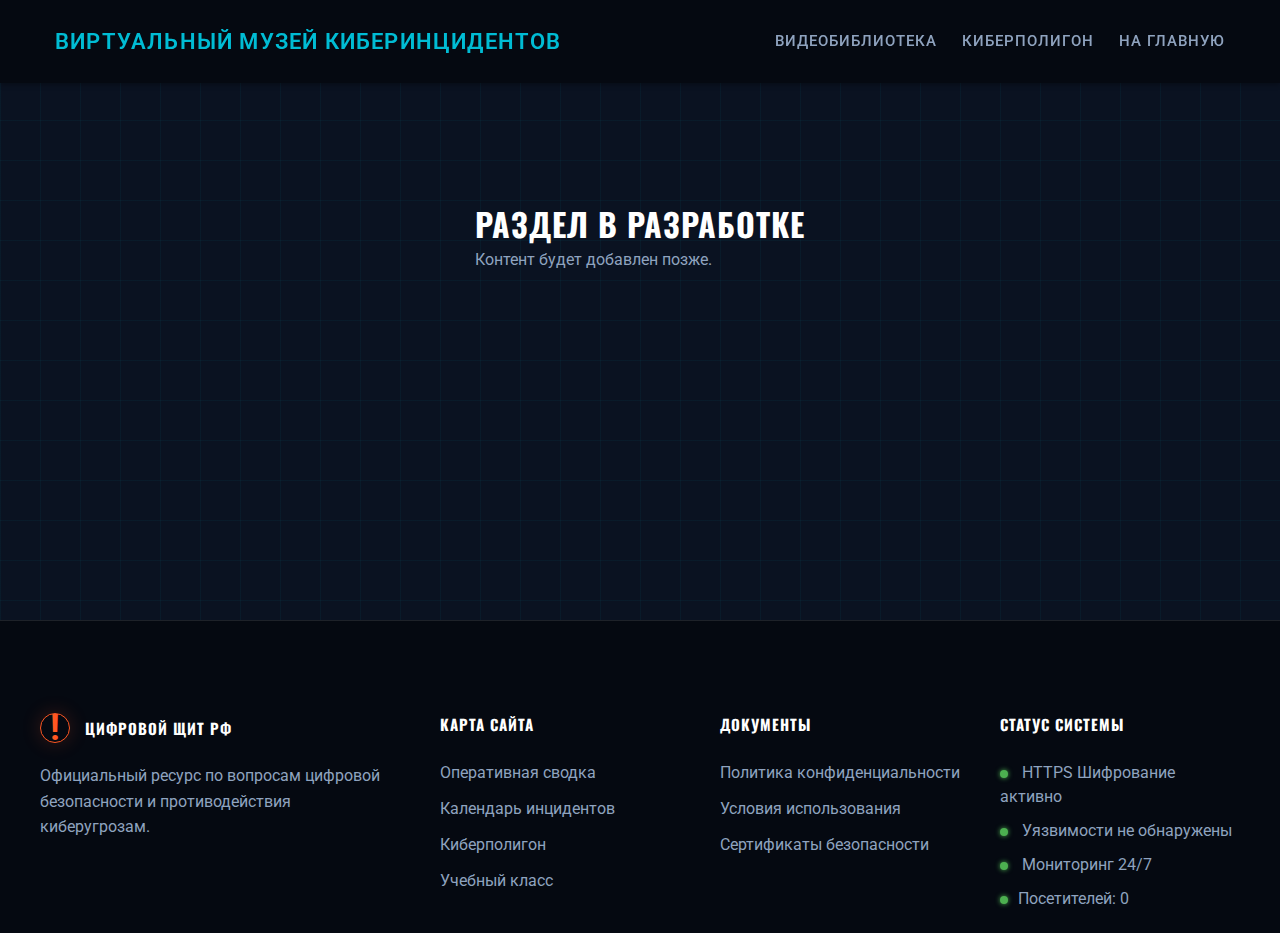
<file: full-calendar.html>
<!DOCTYPE html>
<html lang="ru">
<head>
  <meta charset="UTF-8">
  <title>Протокол реагирования</title>
  <link rel="stylesheet" href="css1.css">
  <link href="https://fonts.googleapis.com/css2?family=Oswald&family=Roboto&display=swap" rel="stylesheet">
</head>
<body>

<!-- ТОП-БАР (тот же самый) -->
<div class="top-bar">
  <div class="top-bar-container top-bar-flex">
    <div class="top-bar-title">
      Виртуальный Музей Киберинцидентов
    </div>

    <nav class="top-nav top-nav--bar">
      <a href="library.html">Видеобиблиотека</a>
      <a href="games.html">Киберполигон</a>
      <a href="index.html">На главную</a>
    </nav>
  </div>
</div>

<!-- КОНТЕНТ (ПОКА ПУСТО) -->
<div class="container" style="padding-top:120px; min-height:60vh;">
  <h1>РАЗДЕЛ В РАЗРАБОТКЕ</h1>
  <p style="color:var(--text-muted); max-width:600px;">
    Контент будет добавлен позже.
  </p>
</div>

<!-- FOOTER (копируешь 1 в 1) -->
 <footer>
        <div class="container footer-grid">
            <div class="footer-col">
                <div style="display:flex; align-items:center; margin-bottom:20px;">
                    <div class="logo-shield" style="width:30px; height:30px; margin:0 15px 0 0; font-size:16px; border-width:1px;"><i>!</i></div>
                    <h4 style="margin:0">ЦИФРОВОЙ ЩИТ РФ</h4>
                </div>
                <p style="color:var(--text-muted); line-height:1.6;">Официальный ресурс по вопросам цифровой безопасности и противодействия киберугрозам.</p>
            </div>
            
            <div class="footer-col">
                <h4>КАРТА САЙТА</h4>
                <ul class="footer-links">
                    <li><a href="#">Оперативная сводка</a></li>
                    <li><a href="#">Календарь инцидентов</a></li>
                    <li><a href="#">Киберполигон</a></li>
                    <li><a href="#">Учебный класс</a></li>
                </ul>
            </div>

            <div class="footer-col">
                <h4>ДОКУМЕНТЫ</h4>
                <ul class="footer-links">
                    <li><a href="#">Политика конфиденциальности</a></li>
                    <li><a href="#">Условия использования</a></li>
                    <li><a href="#">Сертификаты безопасности</a></li>
                </ul>
            </div>

            <div class="footer-col">
                <h4>СТАТУС СИСТЕМЫ</h4>
                <div style="color:var(--text-muted); margin-bottom:10px;"><span class="status-dot"></span> HTTPS Шифрование активно</div>
                <div style="color:var(--text-muted); margin-bottom:10px;"><span class="status-dot"></span> Уязвимости не обнаружены</div>
                <div style="color:var(--text-muted); margin-bottom:10px;"><span class="status-dot"></span> Мониторинг 24/7</div>
                <!-- счетчик -->
        <p>
        <div style="color:var(--text-muted); margin-bottom:10px;"><span class="status-dot"></span>Посетителей: <span
            id="counter">0</span></p>
        </div>

            </div>
        </div>
    </footer>

</body>
</html>
</file>
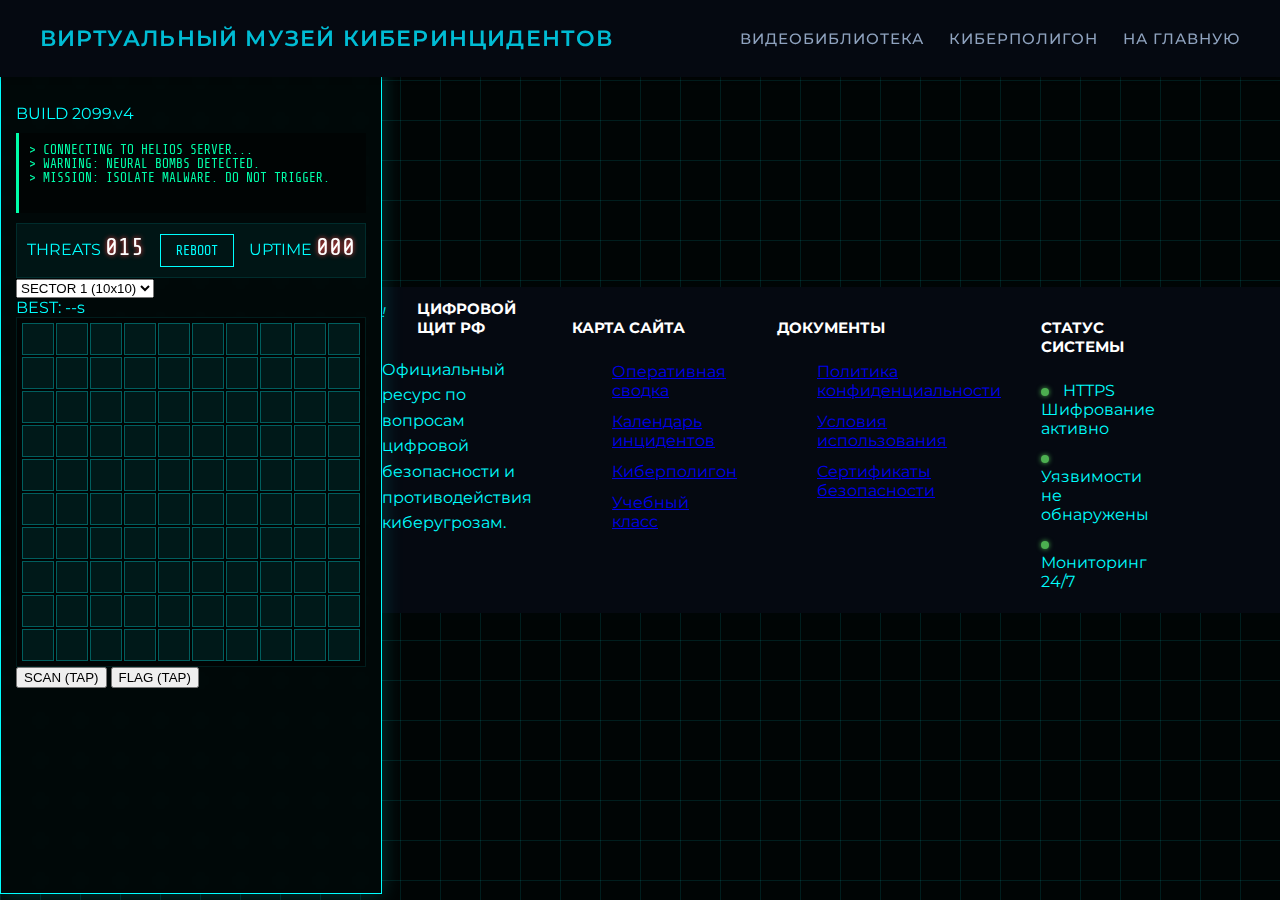
<file: game-cybersaper.html>
<!DOCTYPE html>
<html lang="ru">
<head>
   <meta charset="UTF-8">
    <meta name="viewport" content="width=device-width, initial-scale=1.0, maximum-scale=1.0, user-scalable=no">
    <title>CyberMinesweeper | Protocol 2099</title>
    <link rel="stylesheet" href="style.css">
    <link href="https://fonts.googleapis.com/css2?family=Montserrat:wght@400;700&family=Share+Tech+Mono&display=swap" rel="stylesheet">
</head>
<body>

<!-- ТОП-БАР (тот же самый) -->
<div class="top-bar">
  <div class="top-bar-container top-bar-flex">
    <div class="top-bar-title">
      Виртуальный Музей Киберинцидентов
    </div>

    <nav class="top-nav top-nav--bar">
      <a href="library.html">Видеобиблиотека</a>
      <a href="games.html">Киберполигон</a>
      <a href="index.html">На главную</a>
    </nav>
  </div>
</div>

<div class="cyber-interface">
        <header>
            <div class="header-top">
                <h1>CYBER<span class="accent">SWEEPER</span></h1>
                <div class="version">BUILD 2099.v4</div>
            </div>
            
            <div class="story-terminal" id="story-text">
                > CONNECTING TO HELIOS SERVER...<br>
                > WARNING: NEURAL BOMBS DETECTED.<br>
                > MISSION: ISOLATE MALWARE. DO NOT TRIGGER.<br>
            </div>
        </header>

        <div class="control-panel">
            <div class="hud-stat">
                <span class="hud-label">THREATS</span>
                <span class="hud-value" id="mine-count">015</span>
            </div>
            
            <button class="cyber-btn main-reset" id="reset-btn">REBOOT</button>
            
            <div class="hud-stat">
                <span class="hud-label">UPTIME</span>
                <span class="hud-value" id="timer">000</span>
            </div>
        </div>
        
        <div class="settings-bar">
             <select id="difficulty" class="cyber-select">
                 <option value="easy">SECTOR 1 (10x10)</option>
                 <option value="medium">SECTOR 2 (15x15)</option>
                 <option value="hard">SECTOR 3 (20x20)</option>
             </select>
             <div class="best-score">BEST: <span id="best-score">--</span>s</div>
        </div>

        <div class="game-container">
            <div id="grid" class="grid-board"></div>
        </div>

        <div class="mobile-controls">
            <button class="mode-btn active" id="mode-scan">SCAN (TAP)</button>
            <button class="mode-btn" id="mode-flag">FLAG (TAP)</button>
        </div>

        <div id="modal-screen" class="modal">
            <h2 id="modal-title">SYSTEM FAILURE</h2>
            <p id="modal-msg">CONNECTION LOST</p>
            <button class="cyber-btn" id="modal-retry">RETRY PROTOCOL</button>
        </div>
    </div>

  

<!-- FOOTER (копируешь 1 в 1) -->
<footer>
  <div class="container footer-grid">
    <!-- твой footer без изменений -->
       <div class="container footer-grid">
            <div class="footer-col">
                <div style="display:flex; align-items:center; margin-bottom:20px;">
                    <div class="logo-shield" style="width:30px; height:30px; margin:0 15px 0 0; font-size:14px; border-width:1px;"><i>!</i></div>
                    <h4 style="margin:0">ЦИФРОВОЙ ЩИТ РФ</h4>
                </div>
                <p style="color:var(--text-muted); line-height:1.6;">Официальный ресурс по вопросам цифровой безопасности и противодействия киберугрозам.</p>
            </div>
            
            <div class="footer-col">
                <h4>КАРТА САЙТА</h4>
                <ul class="footer-links">
                    <li><a href="#">Оперативная сводка</a></li>
                    <li><a href="#">Календарь инцидентов</a></li>
                    <li><a href="#">Киберполигон</a></li>
                    <li><a href="#">Учебный класс</a></li>
                </ul>
            </div>

            <div class="footer-col">
                <h4>ДОКУМЕНТЫ</h4>
                <ul class="footer-links">
                    <li><a href="#">Политика конфиденциальности</a></li>
                    <li><a href="#">Условия использования</a></li>
                    <li><a href="#">Сертификаты безопасности</a></li>
                </ul>
            </div>

            <div class="footer-col">
                <h4>СТАТУС СИСТЕМЫ</h4>
                <div style="color:var(--text-muted); margin-bottom:10px;"><span class="status-dot"></span> HTTPS Шифрование активно</div>
                <div style="color:var(--text-muted); margin-bottom:10px;"><span class="status-dot"></span> Уязвимости не обнаружены</div>
                <div style="color:var(--text-muted); margin-bottom:10px;"><span class="status-dot"></span> Мониторинг 24/7</div>
            </div>
        </div>
  </div>
</footer>

  <script src="script.js"></script>

</body>
</html>
</file>
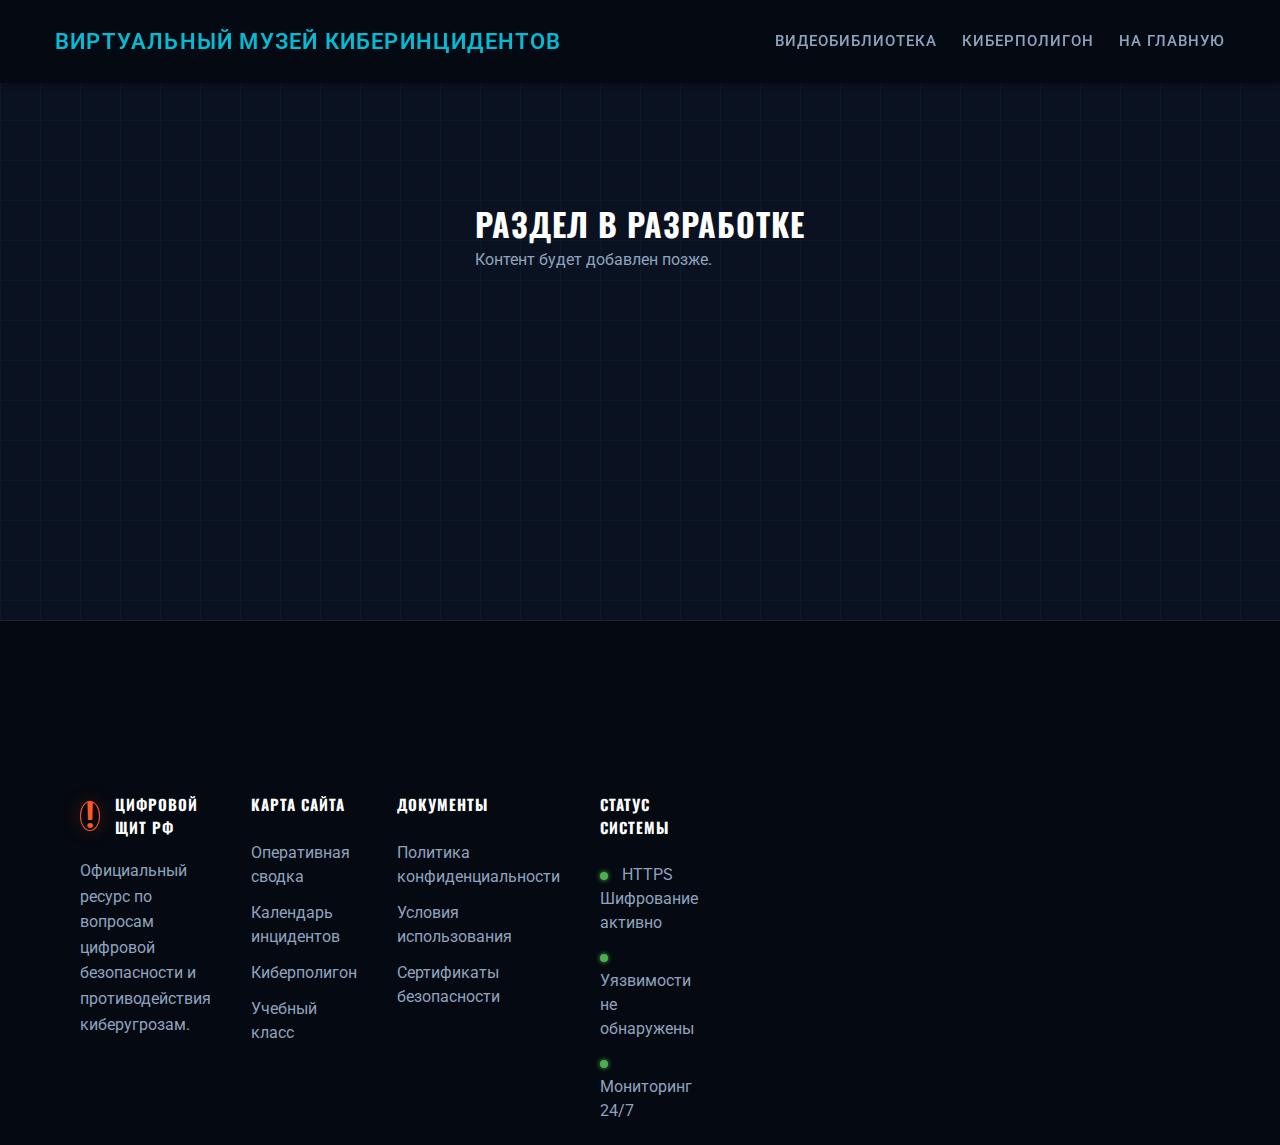
<file: game-phishing.html>
<!DOCTYPE html>
<html lang="ru">
<head>
  <meta charset="UTF-8">
  <title>Протокол реагирования</title>
  <link rel="stylesheet" href="css1.css">
  <link href="https://fonts.googleapis.com/css2?family=Oswald&family=Roboto&display=swap" rel="stylesheet">
</head>
<body>

<!-- ТОП-БАР (тот же самый) -->
<div class="top-bar">
  <div class="top-bar-container top-bar-flex">
    <div class="top-bar-title">
      Виртуальный Музей Киберинцидентов
    </div>

    <nav class="top-nav top-nav--bar">
      <a href="library.html">Видеобиблиотека</a>
      <a href="games.html">Киберполигон</a>
      <a href="index.html">На главную</a>
    </nav>
  </div>
</div>

<!-- КОНТЕНТ (ПОКА ПУСТО) -->
<div class="container" style="padding-top:120px; min-height:60vh;">
  <h1>РАЗДЕЛ В РАЗРАБОТКЕ</h1>
  <p style="color:var(--text-muted); max-width:600px;">
    Контент будет добавлен позже.
  </p>
</div>

<!-- FOOTER (копируешь 1 в 1) -->
<footer>
  <div class="container footer-grid">
    <!-- твой footer без изменений -->
       <div class="container footer-grid">
            <div class="footer-col">
                <div style="display:flex; align-items:center; margin-bottom:20px;">
                    <div class="logo-shield" style="width:30px; height:30px; margin:0 15px 0 0; font-size:14px; border-width:1px;"><i>!</i></div>
                    <h4 style="margin:0">ЦИФРОВОЙ ЩИТ РФ</h4>
                </div>
                <p style="color:var(--text-muted); line-height:1.6;">Официальный ресурс по вопросам цифровой безопасности и противодействия киберугрозам.</p>
            </div>
            
            <div class="footer-col">
                <h4>КАРТА САЙТА</h4>
                <ul class="footer-links">
                    <li><a href="#">Оперативная сводка</a></li>
                    <li><a href="#">Календарь инцидентов</a></li>
                    <li><a href="#">Киберполигон</a></li>
                    <li><a href="#">Учебный класс</a></li>
                </ul>
            </div>

            <div class="footer-col">
                <h4>ДОКУМЕНТЫ</h4>
                <ul class="footer-links">
                    <li><a href="#">Политика конфиденциальности</a></li>
                    <li><a href="#">Условия использования</a></li>
                    <li><a href="#">Сертификаты безопасности</a></li>
                </ul>
            </div>

            <div class="footer-col">
                <h4>СТАТУС СИСТЕМЫ</h4>
                <div style="color:var(--text-muted); margin-bottom:10px;"><span class="status-dot"></span> HTTPS Шифрование активно</div>
                <div style="color:var(--text-muted); margin-bottom:10px;"><span class="status-dot"></span> Уязвимости не обнаружены</div>
                <div style="color:var(--text-muted); margin-bottom:10px;"><span class="status-dot"></span> Мониторинг 24/7</div>
            </div>
        </div>
  </div>
</footer>

</body>
</html>
</file>
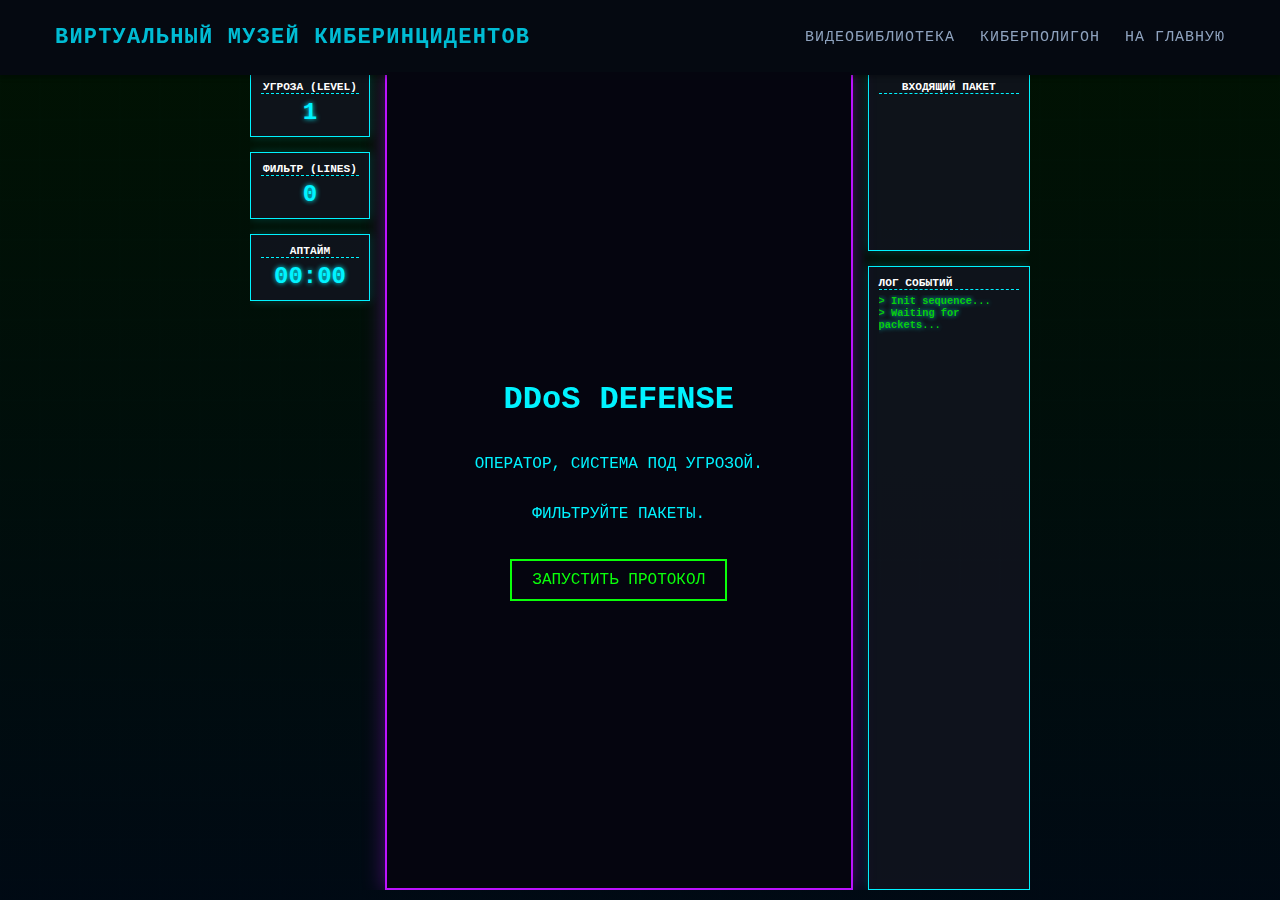
<file: game-tetris.html>
<!DOCTYPE html>
<html lang="ru">
<head>
    <meta charset="UTF-8">
    <meta name="viewport" content="width=device-width, initial-scale=1.0, maximum-scale=1.0, user-scalable=no">
    <title>Cyber Defense: DDoS Protocol</title>
    <meta name="theme-color" content="#0d0d15">
    <meta name="apple-mobile-web-app-capable" content="yes">

    <style>

        /* ================= ТОП-БАР ================= */
.top-bar {
    width: 100%;
    background-color: #050911; /* тёмный фон */
    color:  #00BCD4;           /* белый текст */
    font-size: 25px;
    font-weight: 500;
    padding: 25px 0;
    text-align:left;
    position: fixed;          /* фиксируем сверху */
    top: 0;
    left: 0;
    z-index: 10;            /* чтобы было поверх всего */
    box-shadow: 0 2px 5px rgba(0,0,0,0.3);
}

html, body {
  height: 100%;
}
/* чтобы основной контент не прятался под фиксированным топ-баром */
body {
  display: flex;
  flex-direction: column;
}

main {
  flex: 1;
}

.top-bar-container {
    max-width: 1200px; /* можно под размер сайта */
    margin: 0 auto;
    padding: 0 15px;
}

/* ===== БУРГЕР ===== */
.burger {
  position: fixed;
  top: 20px;
  right: 20px;
  width: 30px;
  cursor: pointer;
  z-index: 1001;
}

.burger span {
  display: block;
  height: 3px;
  background: #00BCD4;
  margin: 6px 0;
  transition: 0.3s;
}

/* ===== TOP BAR С МЕНЮ ===== */
.top-bar-flex {
  display: flex;
  justify-content: space-between;
  align-items: center;
}

.top-bar-title {
   text-transform: uppercase;     /* КАПС */
  font-size: 22px;               /* больше */
  font-weight: 600;
  letter-spacing: 1.2px;         /* как у вкладок */
}

/* меню справа */
.top-nav--bar {
  display: flex;
  gap: 25px;
}

.top-nav--bar a {
  font-size: 15px;
  color: #8FA3BF;
  text-decoration: none;
  text-transform: uppercase;
  letter-spacing: 1px;
  position: relative;
}

.top-nav--bar a::after {
  content: '';
  position: absolute;
  left: 0;
  bottom: -4px;
  width: 0;
  height: 2px;
  background: #00BCD4;
  transition: 0.3s;
}

.top-nav--bar a:hover {
  color: #EAF2FF;
}

.top-nav--bar a:hover::after {
  width: 100%;
}

/* 📱 ТЕЛЕФОН — ТОЛЬКО ТЕКСТ */
@media (max-width: 768px) {
  .top-nav--bar {
    display: none;
  }
}

/* === Скрываем бургер-меню по умолчанию на ПК === */
.burger-menu,
.burger-overlay {
  display: none;
}

/* === Показываем бургер и overlay только на мобильных === */
@media (min-width: 1024px) {
  .burger {
    display: none; /* кнопка бургер */
    z-index: 10000; /* чтобы быть над шапкой */
  }

/* ===== МЕНЮ ===== */
.burger-menu {
  position: fixed;
  top: 0;
  right: -320px;
  width: 320px;
  height: 100%;
  background: #0B1220;
  padding: 80px 30px;
  display: flex;
  flex-direction: column;
  gap: 20px;
  transform: translateX(100%);
  transition: right 0.3s ease;
  z-index: 9999;
}

.burger-menu a {
  color: #EAF2FF;
  text-decoration: none;
  font-size: 18px;
  border-bottom: 1px solid rgba(255,255,255,0.1);
  padding-bottom: 10px;
}

.burger-menu.active {
    transform: translateX(0);
  right: 0;
}

/* затемнение */
.burger-overlay {
  position: fixed;
  inset: 0;
  background: rgba(0,0,0,0.5);
  display: none;
  z-index: 9998;
}

.burger-overlay.active {
  display: block;
}
}


        /* --- CSS (СТИЛИ) --- */
        :root {
            --bg-color: #050510;
            --grid-color: rgba(0, 255, 255, 0.1);
            --neon-blue: #00f3ff;
            --neon-purple: #bc13fe;
            --neon-green: #0aff0a;
            --danger-red: #ff003c;
            --hud-bg: rgba(16, 20, 30, 0.85);
            --font-main: 'Courier New', Courier, monospace;
        }

        * {
            box-sizing: border-box;
            touch-action: manipulation; /* Отключает зум по двойному тапу */
        }

        body {
            background-color: var(--bg-color);
            color: var(--neon-blue);
            font-family: var(--font-main);
            margin: 0;
            padding: 0;
            height: 100vh;
            overflow: auto;
            display: flex;
            justify-content: center;
            align-items: center;
            background-image: 
                linear-gradient(rgba(0, 20, 0, 0.9), rgba(0, 10, 20, 0.95)),
                url('[data-uri]');
        }

        .app-container {
            width: 100%;
            max-width: 800px;
            height: 100%;
            display: flex;
            flex-direction: column;
            padding: 10px;
        }

        /* --- Header --- */
        .cyber-header {
            display: flex;
            justify-content: space-between;
            align-items: center;
            border-bottom: 2px solid var(--neon-purple);
            padding-bottom: 10px;
            margin-bottom: 15px;
            background: linear-gradient(90deg, rgba(188,19,254,0.1) 0%, rgba(0,0,0,0) 100%);
        }

        .logo-area {
            display: flex;
            flex-direction: column;
        }

        .uni-logo {
            font-weight: bold;
            font-size: 1.2rem;
            color: var(--neon-green);
            text-shadow: 0 0 5px var(--neon-green);
        }

        .uni-sub {
            font-size: 0.6rem;
            color: #fff;
            opacity: 0.8;
        }

        .blink {
            animation: blinker 1.5s linear infinite;
            color: var(--neon-green);
        }

        @keyframes blinker {
            50% { opacity: 0; }
        }

        /* --- Game Wrapper --- */
        .game-wrapper {
            display: flex;
            flex: 1;
            justify-content: center;
            gap: 15px;
            position: relative;
            overflow: hidden;
        }

        /* --- HUD Panels --- */
        .hud-panel {
            display: flex;
            flex-direction: column;
            gap: 15px;
            min-width: 120px;
        }

        .hud-box {
            background: var(--hud-bg);
            border: 1px solid var(--neon-blue);
            padding: 10px;
            box-shadow: 0 0 10px rgba(0, 243, 255, 0.2);
            text-align: center;
        }

        .hud-box h3 {
            margin: 0 0 5px 0;
            font-size: 0.7rem;
            color: #fff;
            border-bottom: 1px dashed var(--neon-blue);
        }

        .hud-box div {
            font-size: 1.5rem;
            font-weight: bold;
            text-shadow: 0 0 5px var(--neon-blue);
        }

        .info-log {
            flex-grow: 1;
            text-align: left;
            font-size: 0.7rem;
            color: var(--neon-green);
            overflow: hidden;
            display: flex;
            flex-direction: column;
        }

        #log-content {
            font-size: 0.65rem;
            opacity: 0.8;
            flex: 1;
            overflow: hidden;
        }

        /* --- Canvas & Overlay --- */
        .canvas-container {
            position: relative;
            border: 2px solid var(--neon-purple);
            box-shadow: 0 0 20px rgba(188, 19, 254, 0.4);
            background: rgba(0, 0, 0, 0.8);
            display: flex; /* Fixes canvas sizing issues */
        }

        canvas {
            display: block;
            width: 100%;
            height: 100%;
            object-fit: contain;
        }

        .overlay {
            position: absolute;
            top: 0;
            left: 0;
            width: 100%;
            height: 100%;
            background: rgba(5, 5, 16, 0.95);
            display: flex;
            flex-direction: column;
            justify-content: center;
            align-items: center;
            z-index: 10;
            text-align: center;
        }

        .hidden {
            display: none !important;
        }

        .danger {
            color: var(--danger-red);
            text-shadow: 0 0 10px var(--danger-red);
        }

        .cyber-btn {
            background: transparent;
            border: 2px solid var(--neon-green);
            color: var(--neon-green);
            padding: 10px 20px;
            font-family: var(--font-main);
            font-size: 1rem;
            cursor: pointer;
            margin-top: 20px;
            transition: all 0.3s;
            text-transform: uppercase;
        }

        .cyber-btn:hover {
            background: var(--neon-green);
            color: #000;
            box-shadow: 0 0 20px var(--neon-green);
        }

        /* Floating Text Effect */
        .policy-text {
            position: absolute;
            color: var(--neon-green);
            font-weight: bold;
            font-size: 1rem;
            text-shadow: 0 0 5px #fff;
            pointer-events: none;
            animation: floatUp 1s forwards;
            width: 100%;
            text-align: center;
            left: 0;
        }

        @keyframes floatUp {
            0% { transform: translateY(0); opacity: 1; }
            100% { transform: translateY(-50px); opacity: 0; }
        }

        /* --- Mobile Controls --- */
        .mobile-controls {
            display: none;
            justify-content: space-between;
            padding: 10px 0;
            margin-top: 10px;
        }

        .d-pad {
            background: rgba(0, 243, 255, 0.1);
            border: 1px solid var(--neon-blue);
            color: var(--neon-blue);
            width: 60px;
            height: 60px;
            font-size: 1.5rem;
            border-radius: 50%;
            display: flex;
            justify-content: center;
            align-items: center;
            user-select: none;
            cursor: pointer;
        }

        .d-pad:active {
            background: var(--neon-blue);
            color: #000;
        }
        
        .big-btn {
            border-radius: 15px; 
        }

        /* --- Responsive Design --- */
        @media (max-width: 768px) {
            .game-wrapper {
                flex-direction: column;
                align-items: center;
            }
            
            .hud-panel {
                flex-direction: row;
                width: 100%;
                justify-content: space-between;
                min-width: auto;
            }

            .left-panel { order: 1; }
            .canvas-container { order: 2; height: 55vh; width: auto; aspect-ratio: 240/400; } 
            .right-panel { display: none; } /* Скрываем правую панель на телефоне */
            
            .mobile-controls {
                display: flex;
                width: 100%;
                max-width: 350px;
                margin: 0 auto;
                order: 3;
            }
        }
        
    </style>
</head>
<body>

    <!-- ТОП-БАР (тот же самый) -->
<div class="top-bar">
  <div class="top-bar-container top-bar-flex">
    <div class="top-bar-title">
      Виртуальный Музей Киберинцидентов
    </div>

    <nav class="top-nav top-nav--bar">
      <a href="library.html">Видеобиблиотека</a>
      <a href="games.html">Киберполигон</a>
      <a href="index.html">На главную</a>
    </nav>
  </div>
</div>


    <div class="app-container">
        <header class="cyber-header">
            <div class="logo-area">
                <div class="uni-logo">IGPS.EMERCOM</div>
                <div class="uni-sub">СПб УНИВЕРСИТЕТ ГПС МЧС РОССИИ</div>
            </div>
            <div class="status-indicator">
                SYSTEM: <span id="sys-status" class="blink">ONLINE</span>
            </div>
        </header>

        <main class="game-wrapper">
            
            <aside class="hud-panel left-panel">
                <div class="hud-box">
                    <h3>УГРОЗА (LEVEL)</h3>
                    <div id="level-display">1</div>
                </div>
                <div class="hud-box">
                    <h3>ФИЛЬТР (LINES)</h3>
                    <div id="lines-display">0</div>
                </div>
                <div class="hud-box">
                    <h3>АПТАЙМ</h3>
                    <div id="time-display">00:00</div>
                </div>
            </aside>

            <div class="canvas-container">
                <div class="overlay" id="start-overlay">
                    <h1>DDoS DEFENSE</h1>
                    <p>ОПЕРАТОР, СИСТЕМА ПОД УГРОЗОЙ.</p>
                    <p>ФИЛЬТРУЙТЕ ПАКЕТЫ.</p>
                    <button id="start-btn" class="cyber-btn">ЗАПУСТИТЬ ПРОТОКОЛ</button>
                </div>
                <div class="overlay hidden" id="game-over-overlay">
                    <h1 class="danger">SYSTEM FAILURE</h1>
                    <p>КАНАЛ ПЕРЕПОЛНЕН</p>
                    <p>РЕЗУЛЬТАТ: <span id="final-score">0</span></p>
                    <button id="restart-btn" class="cyber-btn">ПЕРЕЗАГРУЗИТЬ ЯДРО</button>
                </div>
                
                <div id="floating-text-container"></div>
                
                <canvas id="tetris" width="240" height="400"></canvas>
            </div>

            <aside class="hud-panel right-panel">
                <div class="hud-box">
                    <h3>ВХОДЯЩИЙ ПАКЕТ</h3>
                    <canvas id="next-piece" width="80" height="80"></canvas>
                </div>
                <div class="hud-box info-log">
                    <h3>ЛОГ СОБЫТИЙ</h3>
                    <div id="log-content">
                        > Init sequence...<br>
                        > Waiting for packets...
                    </div>
                </div>
            </aside>
        </main>

        <div class="mobile-controls">
            <button class="d-pad" id="btn-left">◀</button>
            <button class="d-pad" id="btn-rotate">↻</button>
            <button class="d-pad" id="btn-right">▶</button>
            <button class="d-pad big-btn" id="btn-down">▼</button>
        </div>
    </div>

    
    <script>
        /* --- JAVASCRIPT (ЛОГИКА) --- */
        const canvas = document.getElementById('tetris');
        const context = canvas.getContext('2d');
        const nextCanvas = document.getElementById('next-piece');
        const nextContext = nextCanvas.getContext('2d');

        // Scale calculation
        context.scale(20, 20);
        nextContext.scale(20, 20);

        // UI Elements
        const uiLevel = document.getElementById('level-display');
        const uiLines = document.getElementById('lines-display');
        const uiTime = document.getElementById('time-display');
        const uiLog = document.getElementById('log-content');
        const overlayStart = document.getElementById('start-overlay');
        const overlayGameOver = document.getElementById('game-over-overlay');
        const uiFinalScore = document.getElementById('final-score');
        const floatingContainer = document.getElementById('floating-text-container');

        // Game State
        let dropCounter = 0;
        let dropInterval = 1000;
        let lastTime = 0;
        let gameRunning = false;
        let startTime = 0;
        let animationId = null;

        const player = {
            pos: { x: 0, y: 0 },
            matrix: null,
            score: 0,
            lines: 0,
            level: 1,
        };

        const colors = [
            null,
            '#bc13fe', // T
            '#0aff0a', // Z
            '#00f3ff', // J
            '#ffff00', // O
            '#00f3ff', // I
            '#bc13fe', // S
            '#ff003c', // L
            '#444455', // Noise
        ];

        /* --- Arena & Mechanics --- */
        function createMatrix(w, h) {
            const matrix = [];
            while (h--) {
                matrix.push(new Array(w).fill(0));
            }
            return matrix;
        }

        const arena = createMatrix(12, 20);

        function createPiece(type) {
            if (type === 'I') {
                return [
                    [0, 5, 0, 0],
                    [0, 5, 0, 0],
                    [0, 5, 0, 0],
                    [0, 5, 0, 0],
                ];
            } else if (type === 'L') {
                return [
                    [0, 7, 0],
                    [0, 7, 0],
                    [0, 7, 7],
                ];
            } else if (type === 'J') {
                return [
                    [0, 3, 0],
                    [0, 3, 0],
                    [3, 3, 0],
                ];
            } else if (type === 'O') {
                return [
                    [4, 4],
                    [4, 4],
                ];
            } else if (type === 'Z') {
                return [
                    [2, 2, 0],
                    [0, 2, 2],
                    [0, 0, 0],
                ];
            } else if (type === 'S') {
                return [
                    [0, 6, 6],
                    [6, 6, 0],
                    [0, 0, 0],
                ];
            } else if (type === 'T') {
                return [
                    [0, 1, 0],
                    [1, 1, 1],
                    [0, 0, 0],
                ];
            }
        }

        function drawBlock(ctx, x, y, colorValue) {
            ctx.fillStyle = colors[colorValue];
            ctx.fillRect(x, y, 1, 1);
            
            ctx.lineWidth = 0.05;
            ctx.strokeStyle = 'white';
            ctx.strokeRect(x, y, 1, 1);
            
            ctx.fillStyle = 'rgba(0,0,0,0.5)';
            ctx.fillRect(x + 0.3, y + 0.3, 0.4, 0.4);
        }

        function draw() {
            context.fillStyle = '#050510';
            context.fillRect(0, 0, canvas.width, canvas.height);
            drawMatrix(arena, {x: 0, y: 0}, context);
            drawMatrix(player.matrix, player.pos, context);
        }

        function drawMatrix(matrix, offset, ctx) {
            matrix.forEach((row, y) => {
                row.forEach((value, x) => {
                    if (value !== 0) {
                        drawBlock(ctx, x + offset.x, y + offset.y, value);
                    }
                });
            });
        }

        function drawNext() {
            nextContext.fillStyle = '#10141e';
            nextContext.fillRect(0, 0, nextCanvas.width, nextCanvas.height);
            if(nextPiece) {
                const offset = {
                    x: (4 - nextPiece[0].length) / 2,
                    y: (4 - nextPiece.length) / 2
                };
                drawMatrix(nextPiece, offset, nextContext);
            }
        }

        /* --- Game Logic --- */
        function collide(arena, player) {
            const m = player.matrix;
            const o = player.pos;
            for (let y = 0; y < m.length; ++y) {
                for (let x = 0; x < m[y].length; ++x) {
                    if (m[y][x] !== 0 &&
                       (arena[y + o.y] &&
                        arena[y + o.y][x + o.x]) !== 0) {
                        return true;
                    }
                }
            }
            return false;
        }

        function merge(arena, player) {
            player.matrix.forEach((row, y) => {
                row.forEach((value, x) => {
                    if (value !== 0) {
                        arena[y + player.pos.y][x + player.pos.x] = value;
                    }
                });
            });
        }

        function rotate(matrix, dir) {
            for (let y = 0; y < matrix.length; ++y) {
                for (let x = 0; x < y; ++x) {
                    [matrix[x][y], matrix[y][x]] = [matrix[y][x], matrix[x][y]];
                }
            }
            if (dir > 0) {
                matrix.forEach(row => row.reverse());
            } else {
                matrix.reverse();
            }
        }

        function playerDrop() {
            player.pos.y++;
            if (collide(arena, player)) {
                player.pos.y--;
                merge(arena, player);
                playerReset();
                arenaSweep();
                updateScore();
            }
            dropCounter = 0;
        }

        function playerMove(offset) {
            player.pos.x += offset;
            if (collide(arena, player)) {
                player.pos.x -= offset;
            }
        }

        function playerRotate(dir) {
            const pos = player.pos.x;
            let offset = 1;
            rotate(player.matrix, dir);
            while (collide(arena, player)) {
                player.pos.x += offset;
                offset = -(offset + (offset > 0 ? 1 : -1));
                if (offset > player.matrix[0].length) {
                    rotate(player.matrix, -dir);
                    player.pos.x = pos;
                    return;
                }
            }
        }

        let nextPiece = null;

        function playerReset() {
            const pieces = 'ILJOTSZ';
            if(nextPiece === null) {
                nextPiece = createPiece(pieces[pieces.length * Math.random() | 0]);
            }
            
            player.matrix = nextPiece;
            nextPiece = createPiece(pieces[pieces.length * Math.random() | 0]);
            drawNext();

            player.pos.y = 0;
            player.pos.x = (arena[0].length / 2 | 0) - (player.matrix[0].length / 2 | 0);
                           
            if (collide(arena, player)) {
                gameOver();
            }
            
            addLog("Incoming packet detected...");
        }

        function generateNoise(level) {
            const linesOfGarbage = Math.min(level + 1, 8);
            for (let y = 20 - linesOfGarbage; y < 20; y++) {
                for (let x = 0; x < 12; x++) {
                    if (Math.random() > 0.4) {
                        arena[y][x] = 8;
                    } else {
                        arena[y][x] = 0;
                    }
                }
            }
        }

        function arenaSweep() {
            let rowCount = 0;
            outer: for (let y = arena.length - 1; y > 0; --y) {
                for (let x = 0; x < arena[y].length; ++x) {
                    if (arena[y][x] === 0) {
                        continue outer;
                    }
                }

                const row = arena.splice(y, 1)[0].fill(0);
                arena.unshift(row);
                ++y;
                rowCount++;
                showFloatingText("POLICY APPLIED: FILTERED");
            }
            
            if (rowCount > 0) {
                player.lines += rowCount;
                player.score += rowCount * 10;
                
                if(Math.floor(player.lines / 5) + 1 > player.level) {
                    player.level++;
                    dropInterval = Math.max(100, 1000 - (player.level * 100));
                    addLog(`THREAT LEVEL INCREASED: ${player.level}`);
                }
                
                addLog(`> Packets filtered: ${rowCount}`);
            }
        }

        function showFloatingText(text) {
            const div = document.createElement('div');
            div.className = 'policy-text';
            div.innerText = text;
            div.style.top = '40%';
            floatingContainer.appendChild(div);
            setTimeout(() => div.remove(), 1000);
        }

        function addLog(msg) {
            const span = document.createElement('div');
            span.innerText = `> ${msg}`;
            uiLog.prepend(span);
            if(uiLog.children.length > 5) uiLog.lastChild.remove();
        }

        function updateScore() {
            uiLevel.innerText = player.level;
            uiLines.innerText = player.lines;
        }

        function updateTime() {
            const now = Date.now();
            const diff = Math.floor((now - startTime) / 1000);
            const m = Math.floor(diff / 60).toString().padStart(2, '0');
            const s = (diff % 60).toString().padStart(2, '0');
            uiTime.innerText = `${m}:${s}`;
        }

        function gameOver() {
            gameRunning = false;
            cancelAnimationFrame(animationId);
            overlayGameOver.classList.remove('hidden');
            uiFinalScore.innerText = `${player.lines} LINES`;
            document.getElementById('sys-status').innerText = 'OFFLINE';
            document.getElementById('sys-status').style.color = 'red';
        }

        function startLevel() {
            for (let y = 0; y < arena.length; ++y) {
                for (let x = 0; x < arena[y].length; ++x) {
                    arena[y][x] = 0;
                }
            }
            
            player.score = 0;
            player.lines = 0;
            player.level = 1;
            dropInterval = 1000;
            startTime = Date.now();
            nextPiece = null;
            
            generateNoise(player.level);
            playerReset();
            updateScore();
            gameRunning = true;
            overlayStart.style.display = 'none';
            overlayGameOver.classList.add('hidden');
            document.getElementById('sys-status').innerText = 'ONLINE';
            document.getElementById('sys-status').style.color = '#0aff0a';
            
            addLog("System started. Firewall Active.");
            update();
        }

        function update(time = 0) {
            if(!gameRunning) return;

            const deltaTime = time - lastTime;
            lastTime = time;

            dropCounter += deltaTime;
            if (dropCounter > dropInterval) {
                playerDrop();
            }

            draw();
            updateTime();
            animationId = requestAnimationFrame(update);
        }

        /* --- Inputs --- */
        document.addEventListener('keydown', event => {
            if(!gameRunning) return;
            if (event.keyCode === 37) playerMove(-1);
            else if (event.keyCode === 39) playerMove(1);
            else if (event.keyCode === 40) playerDrop();
            else if (event.keyCode === 81) playerRotate(-1);
            else if (event.keyCode === 87 || event.keyCode === 38) playerRotate(1);
        });

        document.getElementById('start-btn').addEventListener('click', startLevel);
        document.getElementById('restart-btn').addEventListener('click', startLevel);

        document.getElementById('btn-left').addEventListener('click', () => playerMove(-1));
        document.getElementById('btn-right').addEventListener('click', () => playerMove(1));
        document.getElementById('btn-rotate').addEventListener('click', () => playerRotate(1));
        document.getElementById('btn-down').addEventListener('click', () => playerDrop());

        const btns = document.querySelectorAll('.d-pad');
        btns.forEach(btn => {
            btn.addEventListener('touchstart', (e) => {
                e.preventDefault();
                btn.click();
            });
        });
    </script>
</body>
</html>
</file>
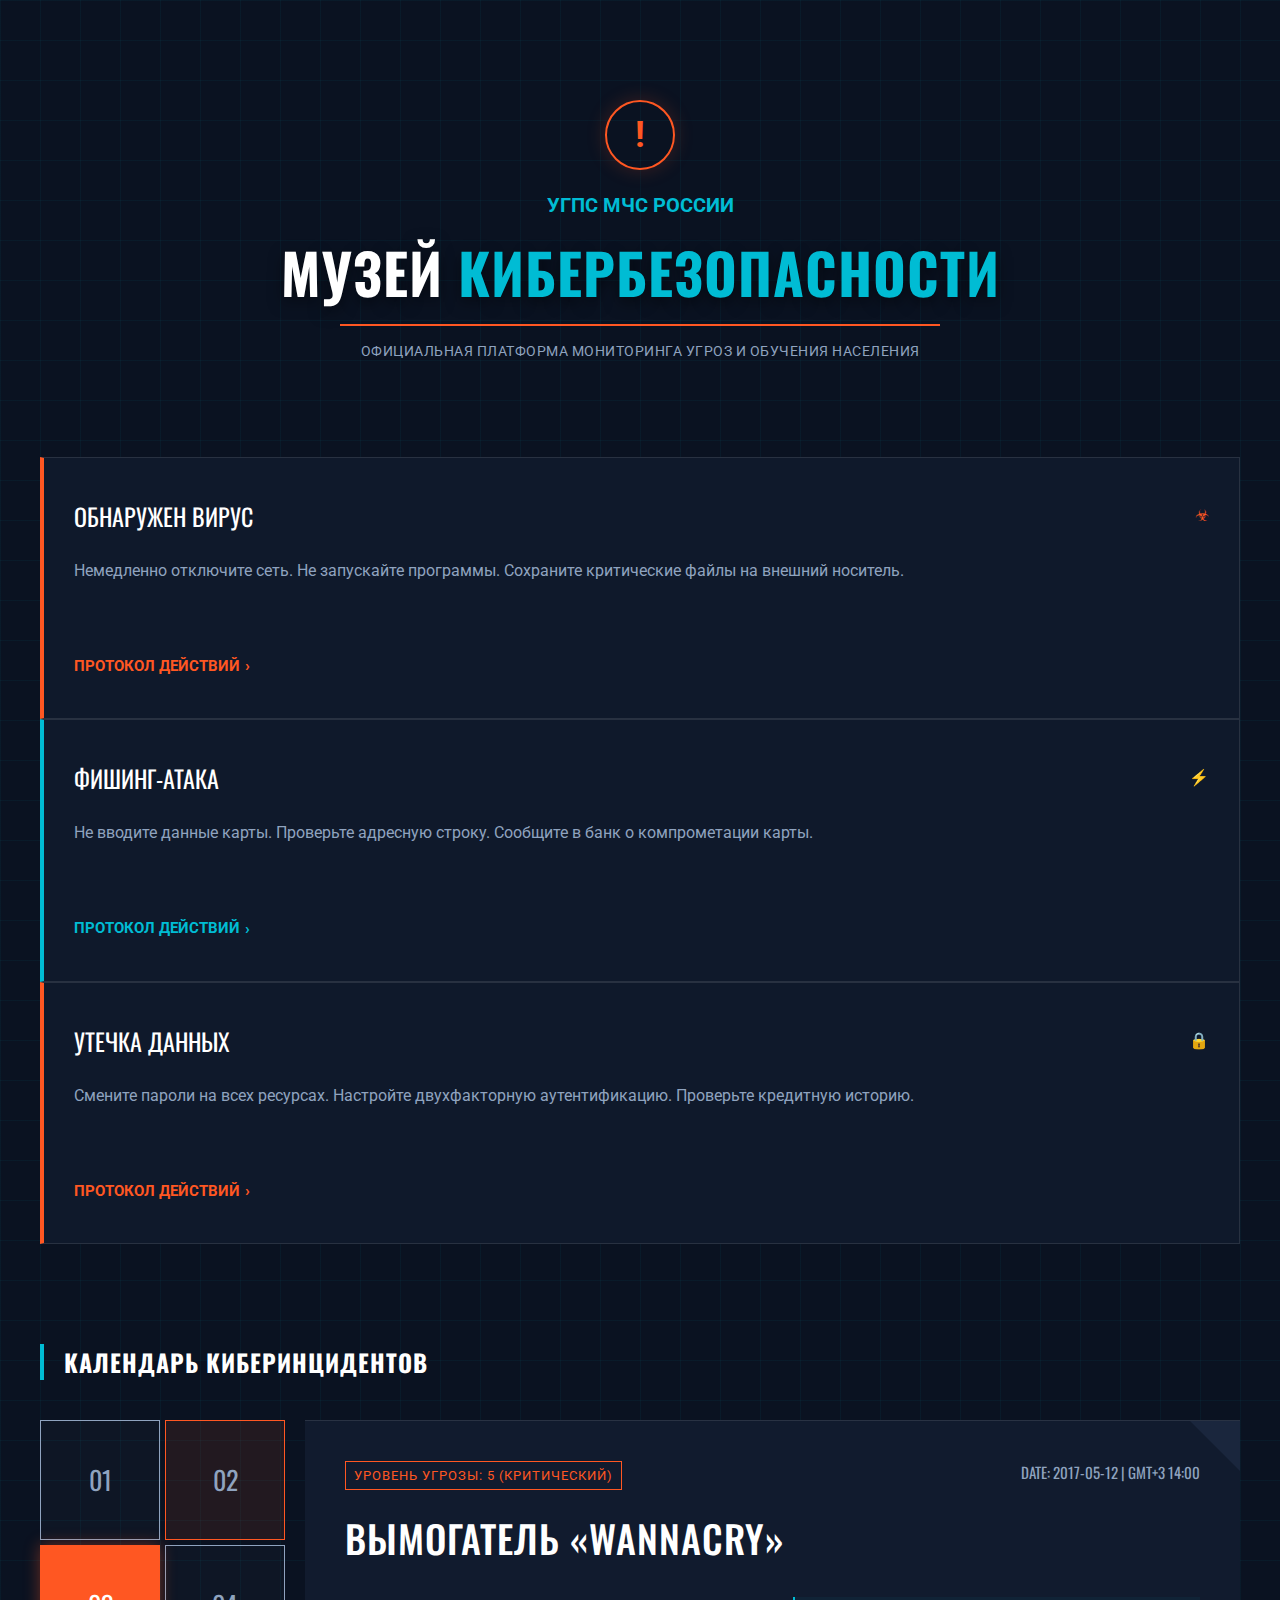
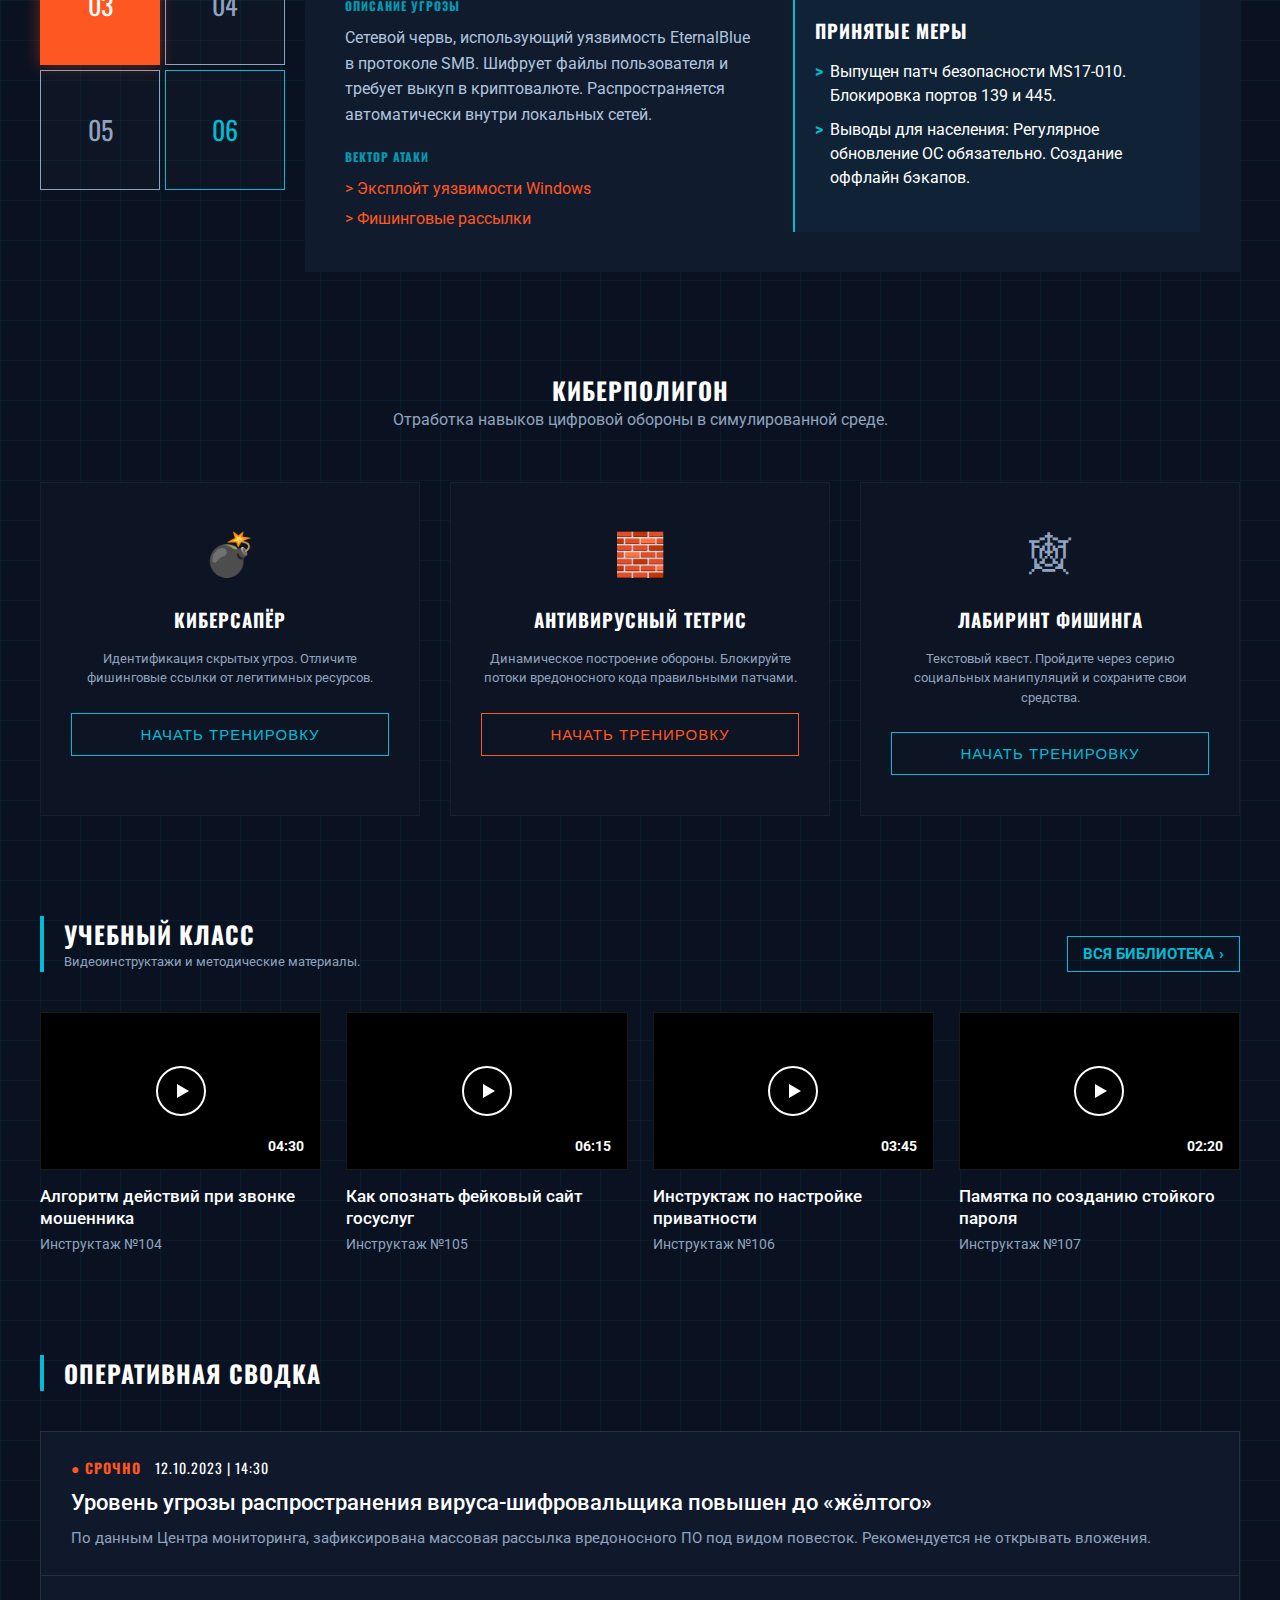
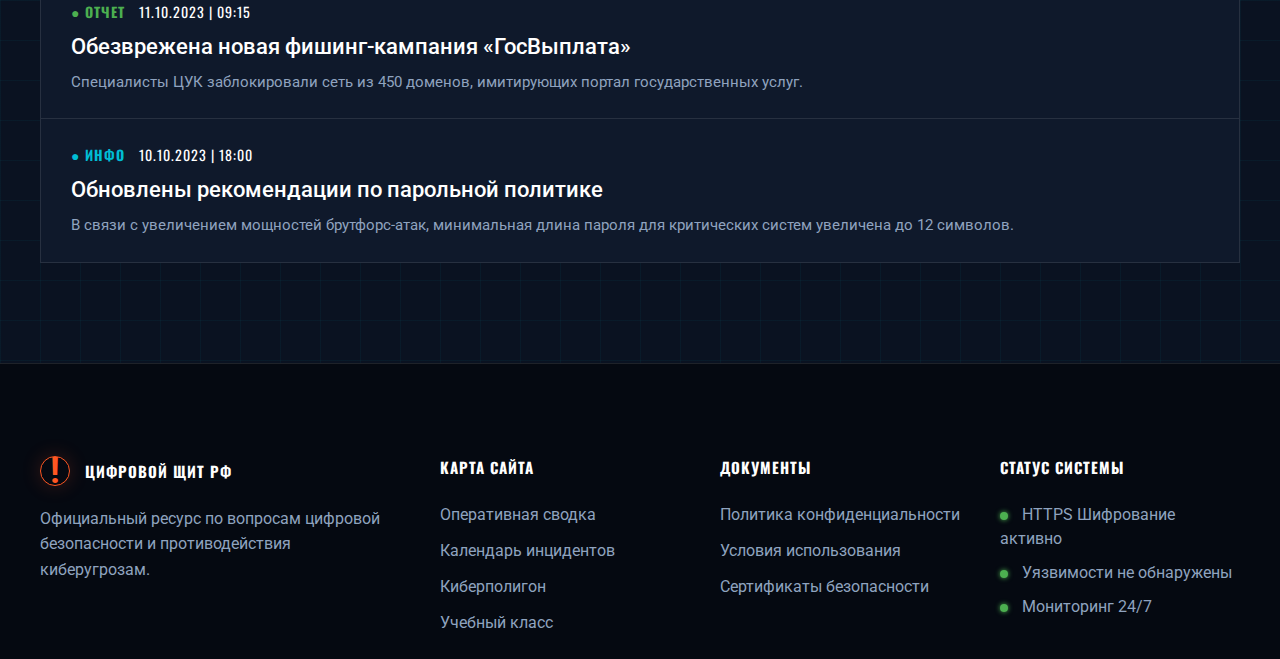
<file: index (2).html>
<!DOCTYPE html>
<html lang="ru">
<head>
    <meta charset="UTF-8">
    <meta name="viewport" content="width=device-width, initial-scale=1.0">
    <title>Музей Кибербезопасности им. МЧС России</title>
    <link rel="stylesheet" href="css1.css">
    <link href="https://fonts.googleapis.com/css2?family=Oswald:wght@300;400;500;700&family=Roboto:wght@300;400;500;700&display=swap" rel="stylesheet">
</head>
<body>

    <header class="container">
        <div class="logo-shield"><i>!</i></div>
        <div class="sub-title">УГПС МЧС РОССИИ</div>
        <h1 class="main-title">МУЗЕЙ <span>КИБЕРБЕЗОПАСНОСТИ</span></h1>
        <div class="mission-text">
            ОФИЦИАЛЬНАЯ ПЛАТФОРМА МОНИТОРИНГА УГРОЗ И ОБУЧЕНИЯ НАСЕЛЕНИЯ
        </div>
    </header>

    <div class="container">
        
        <section>
            <div class="emergency-grid">
                <div class="card virus">
                    <div class="card-header"><span class="card-title">ОБНАРУЖЕН ВИРУС</span><span style="color:var(--accent-orange)">☣</span></div>
                    <div class="card-text">Немедленно отключите сеть. Не запускайте программы. Сохраните критические файлы на внешний носитель.</div>
                    <a href="#" class="action-link">ПРОТОКОЛ ДЕЙСТВИЙ</a>
                </div>
                <div class="card phishing">
                    <div class="card-header"><span class="card-title">ФИШИНГ-АТАКА</span><span style="color:var(--accent-blue)">⚡</span></div>
                    <div class="card-text">Не вводите данные карты. Проверьте адресную строку. Сообщите в банк о компрометации карты.</div>
                    <a href="#" class="action-link">ПРОТОКОЛ ДЕЙСТВИЙ</a>
                </div>
                <div class="card leak">
                    <div class="card-header"><span class="card-title">УТЕЧКА ДАННЫХ</span><span style="color:white">🔒</span></div>
                    <div class="card-text">Смените пароли на всех ресурсах. Настройте двухфакторную аутентификацию. Проверьте кредитную историю.</div>
                    <a href="#" class="action-link">ПРОТОКОЛ ДЕЙСТВИЙ</a>
                </div>
            </div>
        </section>

        <section>
            <div class="section-header">
                <h2>КАЛЕНДАРЬ КИБЕРИНЦИДЕНТОВ</h2>
            </div>
            <div class="calendar-wrapper">
                <div class="date-grid">
                    <div class="date-box">01</div>
                    <div class="date-box" style="background: rgba(255,87,34,0.1); border-color:var(--accent-orange);">02</div> <div class="date-box active">03</div> <div class="date-box">04</div>
                    <div class="date-box">05</div>
                    <div class="date-box" style="border-color: var(--accent-blue); color:var(--accent-blue)">06</div>
                </div>

                <div class="incident-details">
                    <div class="incident-date">DATE: 2017-05-12 | GMT+3 14:00</div>
                    <div class="threat-tag">УРОВЕНЬ УГРОЗЫ: 5 (КРИТИЧЕСКИЙ)</div>
                    
                    <h2 class="incident-title">ВЫМОГАТЕЛЬ «WANNACRY»</h2>
                    
                    <div class="incident-content-grid">
                        <div class="info-block">
                            <h3>ОПИСАНИЕ УГРОЗЫ</h3>
                            <p style="margin-bottom: 20px;">
                                Сетевой червь, использующий уязвимость EternalBlue в протоколе SMB. 
                                Шифрует файлы пользователя и требует выкуп в криптовалюте.
                                Распространяется автоматически внутри локальных сетей.
                            </p>
                            <h3>ВЕКТОР АТАКИ</h3>
                            <ul style="list-style: none; padding:0;">
                                <li style="color:var(--accent-orange); margin-bottom:5px;">> Эксплойт уязвимости Windows</li>
                                <li style="color:var(--accent-orange);">> Фишинговые рассылки</li>
                            </ul>
                        </div>
                        
                        <div class="measures-box">
                            <h3 style="color:white; margin-bottom:15px;">ПРИНЯТЫЕ МЕРЫ</h3>
                            <ul>
                                <li>Выпущен патч безопасности MS17-010. Блокировка портов 139 и 445.</li>
                                <li>Выводы для населения: Регулярное обновление ОС обязательно. Создание оффлайн бэкапов.</li>
                            </ul>
                        </div>
                    </div>
                </div>
            </div>
        </section>
        
        <section>
            <div style="text-align:center; margin-bottom:50px;">
                <h2>КИБЕРПОЛИГОН</h2>
                <p style="color:var(--text-muted)">Отработка навыков цифровой обороны в симулированной среде.</p>
            </div>
            <div class="games-grid">
                <div class="game-card">
                    <div class="game-icon">💣</div>
                    <h3>КИБЕРСАПЁР</h3>
                    <p style="font-size:13px; color:var(--text-muted); margin:15px 0;">Идентификация скрытых угроз. Отличите фишинговые ссылки от легитимных ресурсов.</p>
                    <button class="game-btn">НАЧАТЬ ТРЕНИРОВКУ</button>
                </div>
                <div class="game-card">
                    <div class="game-icon">🧱</div>
                    <h3>АНТИВИРУСНЫЙ ТЕТРИС</h3>
                    <p style="font-size:13px; color:var(--text-muted); margin:15px 0;">Динамическое построение обороны. Блокируйте потоки вредоносного кода правильными патчами.</p>
                    <button class="game-btn" style="border-color:var(--accent-orange); color:var(--accent-orange)">НАЧАТЬ ТРЕНИРОВКУ</button>
                </div>
                <div class="game-card">
                    <div class="game-icon">🕸</div>
                    <h3>ЛАБИРИНТ ФИШИНГА</h3>
                    <p style="font-size:13px; color:var(--text-muted); margin:15px 0;">Текстовый квест. Пройдите через серию социальных манипуляций и сохраните свои средства.</p>
                    <button class="game-btn">НАЧАТЬ ТРЕНИРОВКУ</button>
                </div>
            </div>
        </section>

        <section>
            <div class="section-header" style="display:flex; justify-content:space-between; align-items:flex-end;">
                <div>
                    <h2>УЧЕБНЫЙ КЛАСС</h2>
                    <p style="font-size:13px; color:var(--text-muted)">Видеоинструктажи и методические материалы.</p>
                </div>
                <a href="#" id="open-library" class="action-link"
   style="color:var(--accent-blue); border:1px solid var(--accent-blue); padding: 5px 15px;"> 
   ВСЯ БИБЛИОТЕКА</a>
            </div>

            <div class="video-grid">
                <div class="video-card">
                    <div class="video-thumb">
                        <div class="play-btn"></div>
                        <div class="video-time">04:30</div>
                    </div>
                    <div class="video-title">Алгоритм действий при звонке мошенника</div>
                    <div class="video-meta">Инструктаж №104</div>
                </div>
                <div class="video-card">
                    <div class="video-thumb">
                        <div class="play-btn"></div>
                        <div class="video-time">06:15</div>
                    </div>
                    <div class="video-title">Как опознать фейковый сайт госуслуг</div>
                    <div class="video-meta">Инструктаж №105</div>
                </div>
                <div class="video-card">
                    <div class="video-thumb">
                        <div class="play-btn"></div>
                        <div class="video-time">03:45</div>
                    </div>
                    <div class="video-title">Инструктаж по настройке приватности</div>
                    <div class="video-meta">Инструктаж №106</div>
                </div>
                <div class="video-card">
                    <div class="video-thumb">
                        <div class="play-btn"></div>
                        <div class="video-time">02:20</div>
                    </div>
                    <div class="video-title">Памятка по созданию стойкого пароля</div>
                    <div class="video-meta">Инструктаж №107</div>
                </div>
            </div>
        </section>

        <section>
            <div class="section-header">
                <h2>ОПЕРАТИВНАЯ СВОДКА</h2>
            </div>
            
            <div class="news-wrapper">
                <div class="news-item">
                    <div class="news-meta"><span class="tag urgent">● СРОЧНО</span> 12.10.2023 | 14:30</div>
                    <div class="news-title">Уровень угрозы распространения вируса-шифровальщика повышен до «жёлтого»</div>
                    <div class="news-body">По данным Центра мониторинга, зафиксирована массовая рассылка вредоносного ПО под видом повесток. Рекомендуется не открывать вложения.</div>
                </div>
                <div class="news-item">
                    <div class="news-meta"><span class="tag report">● ОТЧЕТ</span> 11.10.2023 | 09:15</div>
                    <div class="news-title">Обезврежена новая фишинг-кампания «ГосВыплата»</div>
                    <div class="news-body">Специалисты ЦУК заблокировали сеть из 450 доменов, имитирующих портал государственных услуг.</div>
                </div>
                <div class="news-item">
                    <div class="news-meta"><span class="tag" style="color:var(--accent-blue)">● ИНФО</span> 10.10.2023 | 18:00</div>
                    <div class="news-title">Обновлены рекомендации по парольной политике</div>
                    <div class="news-body">В связи с увеличением мощностей брутфорс-атак, минимальная длина пароля для критических систем увеличена до 12 символов.</div>
                </div>
            </div>
        </section>

    </div>

    <footer>
        <div class="container footer-grid">
            <div class="footer-col">
                <div style="display:flex; align-items:center; margin-bottom:20px;">
                    <div class="logo-shield" style="width:30px; height:30px; margin:0 15px 0 0; font-size:14px; border-width:1px;"><i>!</i></div>
                    <h4 style="margin:0">ЦИФРОВОЙ ЩИТ РФ</h4>
                </div>
                <p style="color:var(--text-muted); line-height:1.6;">Официальный ресурс по вопросам цифровой безопасности и противодействия киберугрозам.</p>
            </div>
            
            <div class="footer-col">
                <h4>КАРТА САЙТА</h4>
                <ul class="footer-links">
                    <li><a href="#">Оперативная сводка</a></li>
                    <li><a href="#">Календарь инцидентов</a></li>
                    <li><a href="#">Киберполигон</a></li>
                    <li><a href="#">Учебный класс</a></li>
                </ul>
            </div>

            <div class="footer-col">
                <h4>ДОКУМЕНТЫ</h4>
                <ul class="footer-links">
                    <li><a href="#">Политика конфиденциальности</a></li>
                    <li><a href="#">Условия использования</a></li>
                    <li><a href="#">Сертификаты безопасности</a></li>
                </ul>
            </div>

            <div class="footer-col">
                <h4>СТАТУС СИСТЕМЫ</h4>
                <div style="color:var(--text-muted); margin-bottom:10px;"><span class="status-dot"></span> HTTPS Шифрование активно</div>
                <div style="color:var(--text-muted); margin-bottom:10px;"><span class="status-dot"></span> Уязвимости не обнаружены</div>
                <div style="color:var(--text-muted); margin-bottom:10px;"><span class="status-dot"></span> Мониторинг 24/7</div>
            </div>
        </div>
    </footer>

   <!-- ================= ПРОТОКОЛЫ ДЕЙСТВИЙ ================= -->

<!-- МОДАЛЬНОЕ ОКНО -->
<div id="protocol-modal">
  <div id="protocol-box">
    <div id="protocol-close">✕</div>
    <div id="protocol-body"></div>
  </div>
</div>

<!-- ===== МОДАЛЬНОЕ ОКНО КОНТЕНТА ===== -->
<div id="content-modal" style="display:none;">
  <div class="content-box">
    <div class="content-close">✕</div>
    <div id="content-body"></div>
  </div>
</div>
<!-- ===== МОДАЛЬНОЕ ОКНО БИБЛИОТЕКИ ===== -->
<div id="library-modal" style="display:none;">
  <div class="content-box" style="max-width:1100px;">
    <div class="content-close" id="library-close">✕</div>
    <div id="library-body"></div>
  </div>
</div>

<script>
/* ================= ДАННЫЕ (ПСЕВДО-БД) ================= */
const PROTOCOL_DB = {
  virus: {
    title: "Обнаружение вредоносного ПО",
    level: "КРИТИЧЕСКИЙ",
    stages: [
      {
        name: "Немедленные действия",
        steps: [
          "Отключить устройство от сети",
          "Не запускать программы",
          "Зафиксировать признаки заражения"
        ]
      },
      {
        name: "Уведомление",
        steps: [
          "Сообщить ответственному за ИБ",
          "Не предпринимать самостоятельных действий"
        ]
      },
      {
        name: "Восстановление",
        steps: [
          "Провести антивирусную проверку",
          "Восстановить данные из резервной копии"
        ]
      }
    ]
  },

  phishing: {
    title: "Фишинговая атака",
    level: "ВЫСОКИЙ",
    stages: [
      {
        name: "Распознавание",
        steps: [
          "Проверить адрес отправителя",
          "Оценить содержание сообщения"
        ]
      },
      {
        name: "Реакция",
        steps: [
          "Не переходить по ссылкам",
          "Не вводить данные"
        ]
      },
      {
        name: "Сообщение",
        steps: [
          "Передать информацию в службу безопасности",
          "Удалить сообщение"
        ]
      }
    ]
  },


  leak: {
    title: "Утечка данных",
    level: "СРЕДНИЙ",
    stages: [
      { name: "Идентификация", steps: 
      ["Определить источник утечки", "Проанализировать масштабы"] },
      { name: "Реагирование", steps: 
      ["Сменить пароли на всех сервисах", "Включить двухфакторную аутентификацию"] },
      { name: "Мониторинг", steps: 
      ["Проверить кредитную историю", "Отслеживать подозрительные действия"] }
    ] 
  }
};

/* ================= UI ЛОГИКА ================= */
const modal = document.getElementById('protocol-modal');
const body = document.getElementById('protocol-body');
document.getElementById('protocol-close').onclick = () => modal.style.display = 'none';

function openProtocol(id) {
  const p = PROTOCOL_DB[id];
  if (!p) return;

  body.innerHTML = `
    <h2>${p.title}</h2>
    <div class="protocol-level">Уровень угрозы: ${p.level}</div>
    <div class="protocol-tabs">
      ${p.stages.map((s,i)=>`
        <button class="protocol-tab ${i===0?'active':''}" data-i="${i}">
          ${s.name}
        </button>
      `).join('')}
    </div>
    <div class="protocol-content"></div>
  `;

  modal.style.display = 'flex';
  loadStage(p,0);

  body.querySelectorAll('.protocol-tab').forEach(tab=>{
    tab.onclick = ()=>{
      body.querySelectorAll('.protocol-tab').forEach(t=>t.classList.remove('active'));
      tab.classList.add('active');
      loadStage(p, tab.dataset.i);
    };
  });
}

function loadStage(protocol, index) {
  const stage = protocol.stages[index];
  body.querySelector('.protocol-content').innerHTML = `
    <ol>${stage.steps.map(s=>`<li>${s}</li>`).join('')}</ol>
  `;
}

/* ================= ПРИВЯЗКА К КНОПКАМ ================= */
document.querySelectorAll('.card.virus .action-link')
  .forEach(a => a.onclick = e => { e.preventDefault(); openProtocol('virus'); });

document.querySelectorAll('.card.phishing .action-link')
  .forEach(a => a.onclick = e => { e.preventDefault(); openProtocol('phishing'); });

document.querySelectorAll('.card.leak .action-link')
  .forEach(a => a.onclick = e => { e.preventDefault(); openProtocol('phishing'); });
  

  // ==================== ВИДЕО-КАРТОЧКИ ====================


// ==================== КНОПКИ ИГР ====================
document.querySelectorAll('.game-btn').forEach(btn => {
  btn.onclick = () => {
    const game = btn.closest('.game-card').querySelector('h3').innerText;

    contentBody.innerHTML = `
      <h2>${game}</h2>
      <p style="color:#8FA3BF; margin:15px 0;">
        Учебный симулятор запускается в изолированной среде.
      </p>

      <div style="padding:20px; border:1px dashed #00BCD4; text-align:center;">
        ▶ Игровой модуль
      </div>
    `;
    contentModal.style.display = 'flex';
  };
});

const contentModal = document.getElementById('content-modal');
const contentBody  = document.getElementById('content-body');

document.querySelector('.content-close').onclick = () => {
  contentModal.style.display = 'none';
  contentBody.innerHTML = '';
};

document.querySelectorAll('.video-card').forEach(card => {
  card.onclick = () => {
    const title = card.querySelector('.video-title').innerText;
    const time  = card.querySelector('.video-time').innerText;

    contentBody.innerHTML = `
      <h2 style="margin-bottom:15px;">${title}</h2>
      <p style="color:#8FA3BF; margin-bottom:15px;">Длительность: ${time}</p>

      <div style="aspect-ratio:16/9; background:#000; display:flex; align-items:center; justify-content:center;">
        <div style="color:#8FA3BF;">▶ Здесь будет видеоплеер</div>
      </div>
    `;
    contentModal.style.display = 'flex';
  };
});


const INCIDENT_DB = {
  "01": {
    date: "2016-10-21 | GMT+3 09:00",
    level: "3 (СРЕДНИЙ)",
    title: "АТАКА НА DNS-ПРОВАЙДЕРА DYNS",
    description: `
      Массовая DDoS-атака с использованием ботнета Mirai.
      Были нарушены работы Twitter, GitHub, Netflix.
    `,
    vectors: [
      "IoT-устройства с дефолтными паролями",
      "Ботнет Mirai"
    ],
    measures: [
      "Фильтрация трафика",
      "Ограничение IoT-устройств"
    ]
  },

  "02": {
    date: "2017-03-07 | GMT+3 11:20",
    level: "4 (ВЫСОКИЙ)",
    title: "БАНКОВСКИЙ ТРОЯН LOCKY",
    description: `
      Распространение вредоносного ПО через вложения электронной почты.
      Заражены корпоративные сети.
    `,
    vectors: [
      "Фишинговые письма",
      "Макросы Office"
    ],
    measures: [
      "Блокировка вложений",
      "Обучение персонала"
    ]
  },

  "03": {
    date: "2017-05-12 | GMT+3 14:00",
    level: "5 (КРИТИЧЕСКИЙ)",
    title: "ВЫМОГАТЕЛЬ WANNACRY",
    description: `
      Сетевой червь, использующий уязвимость EternalBlue.
      Автоматическое распространение по сети.
    `,
    vectors: [
      "Эксплойт SMB EternalBlue",
      "Фишинговые рассылки"
    ],
    measures: [
      "Патч MS17-010",
      "Блокировка портов 139 и 445"
    ]
  },

  "04": {
    date: "2018-06-27 | GMT+3 10:00",
    level: "4 (ВЫСОКИЙ)",
    title: "NOTPETYA (PETYA.A)",
    description: `
      Маскировался под обновление бухгалтерского ПО.
      Привёл к остановке предприятий.
    `,
    vectors: [
      "Supply Chain",
      "Обновления ПО"
    ],
    measures: [
      "Контроль обновлений",
      "Изоляция сегментов сети"
    ]
  }
};

function renderIncident(day) {
  const data = INCIDENT_DB[day];
  if (!data) return;

  const details = document.querySelector('.incident-details');

  details.innerHTML = `
    <div class="incident-date">DATE: ${data.date}</div>
    <div class="threat-tag">УРОВЕНЬ УГРОЗЫ: ${data.level}</div>

    <h2 class="incident-title">${data.title}</h2>

    <div class="incident-content-grid">
      <div class="info-block">
        <h3>ОПИСАНИЕ УГРОЗЫ</h3>
        <p>${data.description}</p>

        <h3 style="margin-top:20px;">ВЕКТОР АТАКИ</h3>
        <ul style="list-style:none; padding:0;">
          ${data.vectors.map(v => `<li style="color:var(--accent-orange)">> ${v}</li>`).join('')}
        </ul>
      </div>

      <div class="measures-box">
        <h3 style="color:white; margin-bottom:15px;">ПРИНЯТЫЕ МЕРЫ</h3>
        <ul>
          ${data.measures.map(m => `<li>${m}</li>`).join('')}
        </ul>
      </div>
    </div>
  `;
}
document.querySelectorAll('.date-box').forEach(box => {
  box.addEventListener('click', () => {

    // активный класс
    document.querySelectorAll('.date-box')
      .forEach(b => b.classList.remove('active'));

    box.classList.add('active');

    // номер дня
    const day = box.textContent.trim().padStart(2, '0');

    renderIncident(day);
  });
});

const VIDEO_LIBRARY = [
  { id:1, title:"Алгоритм действий при звонке мошенника", time:"04:30", tag:"Инструктаж №104" },
  { id:2, title:"Как опознать фейковый сайт госуслуг", time:"06:15", tag:"Инструктаж №105" },
  { id:3, title:"Инструктаж по настройке приватности", time:"03:45", tag:"Инструктаж №106" },
  { id:4, title:"Памятка по созданию стойкого пароля", time:"02:20", tag:"Инструктаж №107" },
  { id:5, title:"Что делать при утечке данных", time:"05:10", tag:"Методика №201" },
  { id:6, title:"Безопасность мобильных устройств", time:"07:00", tag:"Методика №202" }
];
const libraryModal = document.getElementById('library-modal');
const libraryBody  = document.getElementById('library-body');

document.getElementById('library-close').onclick = () => {
  libraryModal.style.display = 'none';
};

function openLibrary() {
  libraryBody.innerHTML = `
    <div class="library-header">
      <h2>ВИДЕОБИБЛИОТЕКА</h2>
      <span style="color:#8FA3BF;">Всего: ${VIDEO_LIBRARY.length}</span>
    </div>

    <div class="library-grid">
      ${VIDEO_LIBRARY.map(v => `
        <div class="library-video" data-id="${v.id}">
          <div class="video-thumb">
            <div class="play-btn"></div>
            <div class="video-time">${v.time}</div>
          </div>
          <div class="video-title">${v.title}</div>
          <div class="video-meta">${v.tag}</div>
        </div>
      `).join('')}
    </div>
  `;

  libraryModal.style.display = 'flex';

  libraryBody.querySelectorAll('.library-video').forEach(card => {
    card.onclick = () => openVideo(card.dataset.id);
  });
}
function openVideo(id) {
  const video = VIDEO_LIBRARY.find(v => v.id == id);
  if (!video) return;

  contentBody.innerHTML = `
    <h2>${video.title}</h2>
    <p style="color:#8FA3BF; margin-bottom:15px;">${video.tag} · ${video.time}</p>

    <div style="aspect-ratio:16/9; background:#000; display:flex; align-items:center; justify-content:center;">
      ▶ Здесь будет видеоплеер
    </div>
  `;

  libraryModal.style.display = 'none';
  contentModal.style.display = 'flex';
}

document.getElementById('open-library').addEventListener('click', e => {
  e.preventDefault();
  openLibrary();
});

</script>

</body>
</html>
</file>
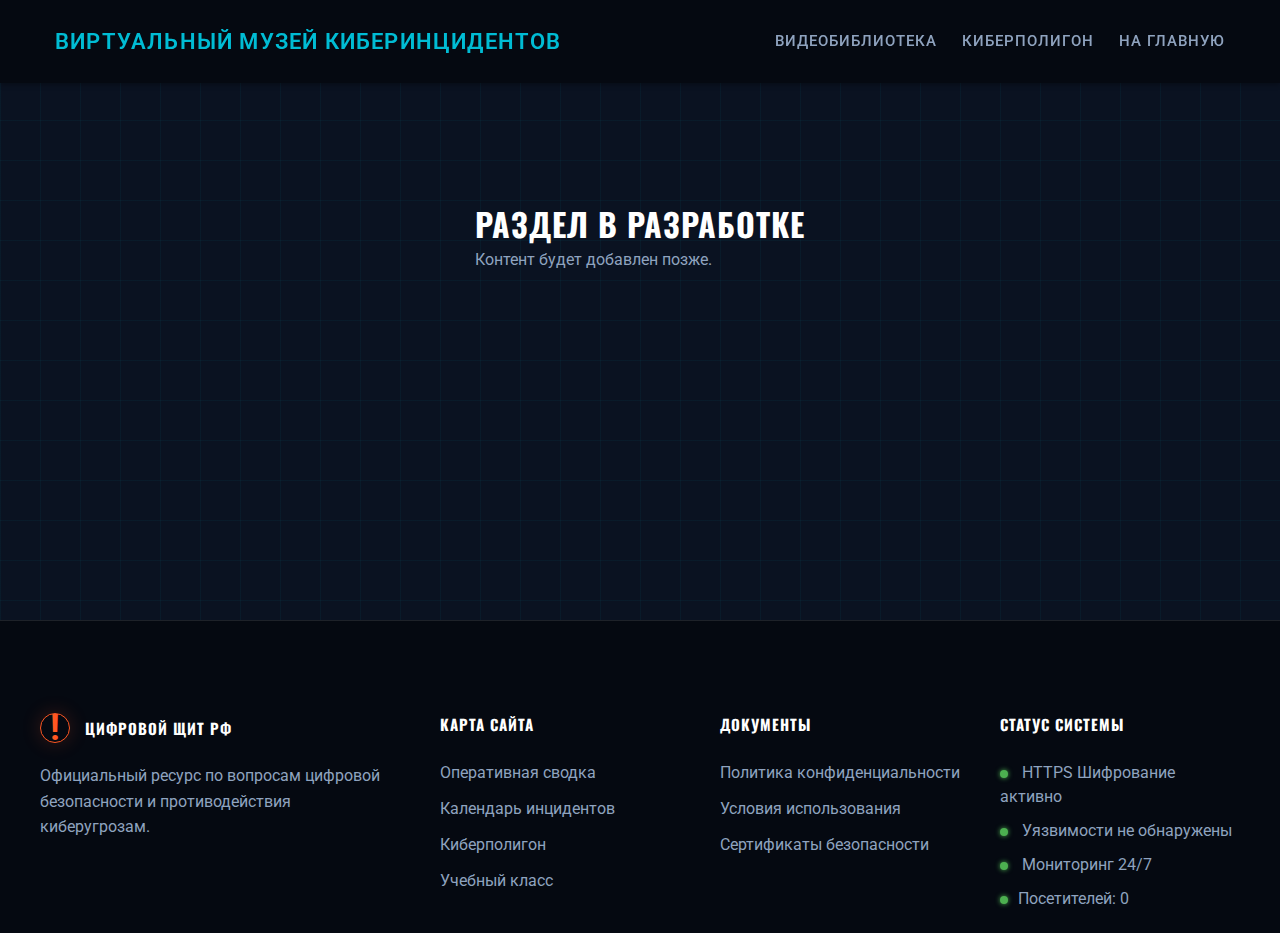
<file: protocol-ddos.html>
<!DOCTYPE html>
<html lang="ru">
<head>
  <meta charset="UTF-8">
  <title>Протокол реагирования</title>
  <link rel="stylesheet" href="css1.css">
  <link href="https://fonts.googleapis.com/css2?family=Oswald&family=Roboto&display=swap" rel="stylesheet">
</head>
<body>

<!-- ТОП-БАР (тот же самый) -->
<div class="top-bar">
  <div class="top-bar-container top-bar-flex">
    <div class="top-bar-title">
      Виртуальный Музей Киберинцидентов
    </div>

    <nav class="top-nav top-nav--bar">
      <a href="library.html">Видеобиблиотека</a>
      <a href="games.html">Киберполигон</a>
      <a href="index.html">На главную</a>
    </nav>
  </div>
</div>

<!-- КОНТЕНТ (ПОКА ПУСТО) -->
<div class="container" style="padding-top:120px; min-height:60vh;">
  <h1>РАЗДЕЛ В РАЗРАБОТКЕ</h1>
  <p style="color:var(--text-muted); max-width:600px;">
    Контент будет добавлен позже.
  </p>
</div>

<!-- FOOTER (копируешь 1 в 1) -->
 <footer>
        <div class="container footer-grid">
            <div class="footer-col">
                <div style="display:flex; align-items:center; margin-bottom:20px;">
                    <div class="logo-shield" style="width:30px; height:30px; margin:0 15px 0 0; font-size:16px; border-width:1px;"><i>!</i></div>
                    <h4 style="margin:0">ЦИФРОВОЙ ЩИТ РФ</h4>
                </div>
                <p style="color:var(--text-muted); line-height:1.6;">Официальный ресурс по вопросам цифровой безопасности и противодействия киберугрозам.</p>
            </div>
            
            <div class="footer-col">
                <h4>КАРТА САЙТА</h4>
                <ul class="footer-links">
                    <li><a href="#">Оперативная сводка</a></li>
                    <li><a href="#">Календарь инцидентов</a></li>
                    <li><a href="#">Киберполигон</a></li>
                    <li><a href="#">Учебный класс</a></li>
                </ul>
            </div>

            <div class="footer-col">
                <h4>ДОКУМЕНТЫ</h4>
                <ul class="footer-links">
                    <li><a href="#">Политика конфиденциальности</a></li>
                    <li><a href="#">Условия использования</a></li>
                    <li><a href="#">Сертификаты безопасности</a></li>
                </ul>
            </div>

            <div class="footer-col">
                <h4>СТАТУС СИСТЕМЫ</h4>
                <div style="color:var(--text-muted); margin-bottom:10px;"><span class="status-dot"></span> HTTPS Шифрование активно</div>
                <div style="color:var(--text-muted); margin-bottom:10px;"><span class="status-dot"></span> Уязвимости не обнаружены</div>
                <div style="color:var(--text-muted); margin-bottom:10px;"><span class="status-dot"></span> Мониторинг 24/7</div>
                <!-- счетчик -->
        <p>
        <div style="color:var(--text-muted); margin-bottom:10px;"><span class="status-dot"></span>Посетителей: <span
            id="counter">0</span></p>
        </div>

            </div>
        </div>
    </footer>

</body>
</html>
</file>
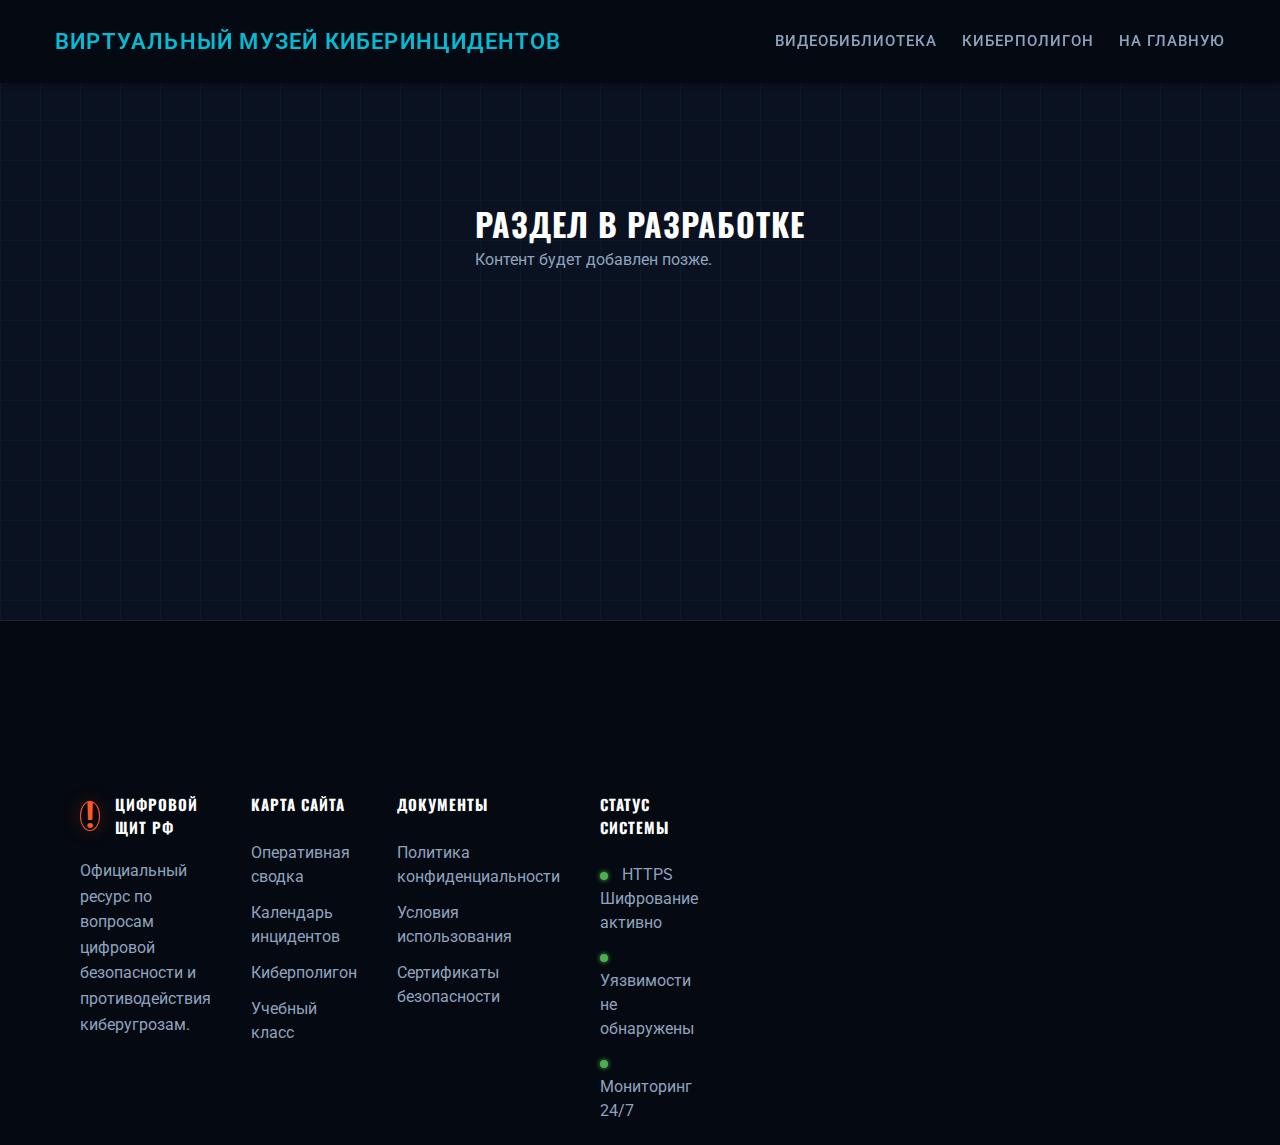
<file: protocol-phishing.html>
<!DOCTYPE html>
<html lang="ru">
<head>
  <meta charset="UTF-8">
  <title>Протокол реагирования</title>
  <link rel="stylesheet" href="css1.css">
  <link href="https://fonts.googleapis.com/css2?family=Oswald&family=Roboto&display=swap" rel="stylesheet">
</head>
<body>

<!-- ТОП-БАР (тот же самый) -->
<div class="top-bar">
  <div class="top-bar-container top-bar-flex">
    <div class="top-bar-title">
      Виртуальный Музей Киберинцидентов
    </div>

    <nav class="top-nav top-nav--bar">
      <a href="library.html">Видеобиблиотека</a>
      <a href="games.html">Киберполигон</a>
      <a href="index.html">На главную</a>
    </nav>
  </div>
</div>

<!-- КОНТЕНТ (ПОКА ПУСТО) -->
<div class="container" style="padding-top:120px; min-height:60vh;">
  <h1>РАЗДЕЛ В РАЗРАБОТКЕ</h1>
  <p style="color:var(--text-muted); max-width:600px;">
    Контент будет добавлен позже.
  </p>
</div>

<!-- FOOTER (копируешь 1 в 1) -->
<footer>
  <div class="container footer-grid">
    <!-- твой footer без изменений -->
       <div class="container footer-grid">
            <div class="footer-col">
                <div style="display:flex; align-items:center; margin-bottom:20px;">
                    <div class="logo-shield" style="width:30px; height:30px; margin:0 15px 0 0; font-size:14px; border-width:1px;"><i>!</i></div>
                    <h4 style="margin:0">ЦИФРОВОЙ ЩИТ РФ</h4>
                </div>
                <p style="color:var(--text-muted); line-height:1.6;">Официальный ресурс по вопросам цифровой безопасности и противодействия киберугрозам.</p>
            </div>
            
            <div class="footer-col">
                <h4>КАРТА САЙТА</h4>
                <ul class="footer-links">
                    <li><a href="#">Оперативная сводка</a></li>
                    <li><a href="#">Календарь инцидентов</a></li>
                    <li><a href="#">Киберполигон</a></li>
                    <li><a href="#">Учебный класс</a></li>
                </ul>
            </div>

            <div class="footer-col">
                <h4>ДОКУМЕНТЫ</h4>
                <ul class="footer-links">
                    <li><a href="#">Политика конфиденциальности</a></li>
                    <li><a href="#">Условия использования</a></li>
                    <li><a href="#">Сертификаты безопасности</a></li>
                </ul>
            </div>

            <div class="footer-col">
                <h4>СТАТУС СИСТЕМЫ</h4>
                <div style="color:var(--text-muted); margin-bottom:10px;"><span class="status-dot"></span> HTTPS Шифрование активно</div>
                <div style="color:var(--text-muted); margin-bottom:10px;"><span class="status-dot"></span> Уязвимости не обнаружены</div>
                <div style="color:var(--text-muted); margin-bottom:10px;"><span class="status-dot"></span> Мониторинг 24/7</div>
            </div>
        </div>
  </div>
</footer>

</body>
</html>
</file>
<file: css1.css>
/* ================= ТОП-БАР ================= */
.top-bar {
    width: 100%;
    background-color: #050911; /* тёмный фон */
    color:  #00BCD4;           /* белый текст */
    font-size: 25px;
    font-weight: 500;
    padding: 25px 0;
    text-align:left;
    position: fixed;          /* фиксируем сверху */
    top: 0;
    left: 0;
    z-index: 10;            /* чтобы было поверх всего */
    box-shadow: 0 2px 5px rgba(0,0,0,0.3);
}

html, body {
  height: 100%;
}
/* чтобы основной контент не прятался под фиксированным топ-баром */
body {
  display: flex;
  flex-direction: column;
}

main {
  flex: 1;
}

.top-bar-container {
    max-width: 1200px; /* можно под размер сайта */
    margin: 0 auto;
    padding: 0 15px;
}

/* ===== БУРГЕР ===== */
.burger {
  position: fixed;
  top: 20px;
  right: 20px;
  width: 30px;
  cursor: pointer;
  z-index: 1001;
}

.burger span {
  display: block;
  height: 3px;
  background: #00BCD4;
  margin: 6px 0;
  transition: 0.3s;
}

/* ===== TOP BAR С МЕНЮ ===== */
.top-bar-flex {
  display: flex;
  justify-content: space-between;
  align-items: center;
}

.top-bar-title {
   text-transform: uppercase;     /* КАПС */
  font-size: 22px;               /* больше */
  font-weight: 600;
  letter-spacing: 1.2px;         /* как у вкладок */
}

/* меню справа */
.top-nav--bar {
  display: flex;
  gap: 25px;
}

.top-nav--bar a {
  font-size: 15px;
  color: #8FA3BF;
  text-decoration: none;
  text-transform: uppercase;
  letter-spacing: 1px;
  position: relative;
}

.top-nav--bar a::after {
  content: '';
  position: absolute;
  left: 0;
  bottom: -4px;
  width: 0;
  height: 2px;
  background: #00BCD4;
  transition: 0.3s;
}

.top-nav--bar a:hover {
  color: #EAF2FF;
}

.top-nav--bar a:hover::after {
  width: 100%;
}

/* 📱 ТЕЛЕФОН — ТОЛЬКО ТЕКСТ */
@media (max-width: 768px) {
  .top-nav--bar {
    display: none;
  }
}

/* === Скрываем бургер-меню по умолчанию на ПК === */
.burger-menu,
.burger-overlay {
  display: none;
}

/* === Показываем бургер и overlay только на мобильных === */
@media (min-width: 1024px) {
  .burger {
    display: none; /* кнопка бургер */
    z-index: 10000; /* чтобы быть над шапкой */
  }

/* ===== МЕНЮ ===== */
.burger-menu {
  position: fixed;
  top: 0;
  right: -320px;
  width: 320px;
  height: 100%;
  background: #0B1220;
  padding: 80px 30px;
  display: flex;
  flex-direction: column;
  gap: 20px;
  transform: translateX(100%);
  transition: right 0.3s ease;
  z-index: 9999;
}

.burger-menu a {
  color: #EAF2FF;
  text-decoration: none;
  font-size: 18px;
  border-bottom: 1px solid rgba(255,255,255,0.1);
  padding-bottom: 10px;
}

.burger-menu.active {
    transform: translateX(0);
  right: 0;
}

/* затемнение */
.burger-overlay {
  position: fixed;
  inset: 0;
  background: rgba(0,0,0,0.5);
  display: none;
  z-index: 9998;
}

.burger-overlay.active {
  display: block;
}
}

/* --- ОСНОВНЫЕ ПЕРЕМЕННЫЕ --- */
        :root {
            --bg-dark: #0A1221;
            --bg-card: #0F192B; /* Темно-синий фон карточек */
            --accent-orange: #FF5722;
            --accent-blue: #00BCD4;
            --text-main: #FFFFFF;
            --text-muted: #8FA3BF;
            --border-color: rgba(255, 255, 255, 0.1);
            --grid-line: rgba(0, 188, 212, 0.05);
        }

        * { box-sizing: border-box; margin: 0; padding: 0; }

        body {
            background-color: var(--bg-dark);
            color: var(--text-main);
            font-family: 'Roboto', sans-serif;
            line-height: 1.5;
            background-image: 
                linear-gradient(var(--grid-line) 1px, transparent 1px),
                linear-gradient(90deg, var(--grid-line) 1px, transparent 1px);
            background-size: 40px 40px;
        }

        h1, h2, h3, h4 {
            font-family: 'Oswald', sans-serif;
            text-transform: uppercase;
            letter-spacing: 1px;
        }

        .container {
            max-width: 1400px; /* Увеличил ширину для вместимости 4 видео */
            margin: 0 auto;
            padding: 0 40px;
             margin-top: 80px;
        }

        a { text-decoration: none; color: inherit; transition: 0.3s; }
        
        /* --- HEADER --- */
        header {
            text-align: center;
            padding: 80px 0 60px;
        }

        .logo-shield {
            width: 70px;
            height: 70px;
            margin: 0 auto 20px;
            margin-top: 20px;
            border: 2px solid var(--accent-orange);
            border-radius: 50%;
            display: flex;
            align-items: center;
            justify-content: center;
            box-shadow: 0 0 20px rgba(255, 87, 34, 0.2);
        }

        .logo-shield i { 
            font-style: normal; 
            font-size: 36px;
             color: var(--accent-orange);
            font-weight: bold;
         }

        .sub-title {
            color: var(--accent-blue);
            font-size: 20px;
            font-weight: 700;
            margin-bottom: 10px;
            text-transform: uppercase;
        }

        h1.main-title {
            font-size: 56px;
            font-weight: 700;
            margin: 0;
            text-shadow: 0 5px 15px rgba(0,0,0,0.5);
        }
        
        h1.main-title span { color: var(--accent-blue); }

        .mission-text {
            margin-top: 10px;
            color: var(--text-muted);
            font-size: 14px;
            max-width: 600px;
            margin-left: auto;
            margin-right: auto;
            border-top: 2px solid var(--accent-orange);
            padding-top: 10px;
            padding: 15px;
            letter-spacing: 0.5px;
        }

        section { margin-bottom: 100px; }
        
        .section-header {
            margin-bottom: 40px;
            border-left: 4px solid var(--accent-blue);
            padding-left: 20px;
        }

        

        .card {
            background: var(--bg-card);
            border: 1px solid var(--border-color);
            padding: 40px 30px;
            transition: transform 0.3s, box-shadow 0.3s;
        }
        
        .card:hover { 
            transform: translateY(-5px);
            box-shadow: 0 10px 30px rgba(0,0,0,0.3); 
        }

        .card-header {
            display: flex;
            justify-content: space-between;
            align-items: center;
            margin-bottom: 25px;
        }

        .card-title { 
            font-size: 24px;
            font-family: 'Oswald';
         }
        .card-text { 
            font-size: 16px; 
            color: var(--text-muted); 
            margin-bottom: 30px; 
            min-height: 65px; 
        }

        .action-link {
            font-size: 15px; 
            font-weight: 700; 
            text-transform: uppercase; 
            display: inline-flex; 
            align-items: center;
        }
        .action-link::after { 
            content: '›'; 
            margin-left: 5px; 
            font-size: 16px; }

        .card.virus { 
            border-left: 4px solid var(--accent-orange);
        }
        .card.virus .action-link { 
            color: var(--accent-orange); 
        }
        
        .card.phishing { 
            border-left: 4px solid var(--accent-blue); 
        }
        .card.phishing .action-link { 
            color: var(--accent-blue); 
        }

        .card.leak { 
            border-left: 4px solid var(--accent-orange); 
        }
        .card.leak .action-link {
            color: var(--accent-orange); 
        }

        .card.ddos { 
            border-left: 4px solid var(--accent-blue); 
        }
        .card.ddos .action-link {
            color: var(--accent-blue); 
        }

        .card.social { 
            border-left: 4px solid var(--accent-orange); 
        }
        .card.social .action-link {
            color: var(--accent-orange); 
        }

        /* --- ИСПРАВЛЕННЫЙ КАЛЕНДАРЬ --- */
        .calendar-wrapper {
            display: flex; /* Используем Flex для жесткого разделения */
            gap: 0; /* Убираем отступы, чтобы они смыкались как на макете */
            align-items: flex-start;
        }

        .date-grid {
            display: grid;
            grid-template-columns: repeat(2, 120px); /* Два столбца фиксированной ширины */
            grid-auto-rows: 120px;
            gap: 5px;
            margin-right: 20px; /* Отступ до информационной панели */
        }

        .date-box {
            border: 1px solid var(--text-muted);
            display: flex;
            align-items: center;
            justify-content: center;
            font-family: 'Oswald';
            font-size: 26px;
            cursor: pointer;
            transition: 0.2s;
            background: rgba(255,255,255,0.02);
            color: var(--text-muted);
        }

        .date-box:hover { background: rgba(255,255,255,0.1); }
        
        .date-box.active { 
            background: var(--accent-orange); 
            border-color: var(--accent-orange); 
            color: white; 
            /* Эффект, чтобы активный элемент выделялся */
            box-shadow: 0 0 15px rgba(255, 87, 34, 0.4);
            position: relative;
            z-index: 2;
        }

        /* Панель деталей (стиль WannaCry с макета) */
        .incident-details {
            flex-grow: 1; /* Занимает всё оставшееся место */
            background: #111b2e; /* Чуть темнее фон */
            padding: 40px;
            border-top: 1px solid var(--border-color);
            position: relative;
            min-height: 370px; /* Высота под два ряда кубиков + отступы */
        }

        /* Декор в углу панели */
        .incident-details::after {
            content: '';
            position: absolute;
            top: 0; right: 0;
            width: 0; height: 0;
            border-style: solid;
            border-width: 0 50px 50px 0;
            border-color: transparent #1a263d transparent transparent;
        }

        .threat-tag {
            border: 1px solid var(--accent-orange);
            color: var(--accent-orange);
            font-size: 13px;
            padding: 4px 8px;
            text-transform: uppercase;
            letter-spacing: 1px;
            display: inline-block;
            margin-bottom: 20px;
        }

        .incident-date {
            float: right;
            font-family: 'Oswald';
            color: var(--text-muted);
            font-size: 15px;
        }

        .incident-title {
            font-size: 38px;
            margin-bottom: 30px;
            color: white;
            font-weight: 500;
        }

        .incident-content-grid {
            display: grid;
            grid-template-columns: 1fr 1fr;
            gap: 40px;
        }

        .info-block h3 {
            color: var(--accent-blue);
            font-size: 12px;
            margin-bottom: 10px;
            opacity: 0.8;
        }
        
        .info-block p, .info-block li {
            font-size: 16px;
            color: #b0c4de;
            line-height: 1.6;
        }

        .measures-box {
            background: rgba(0, 188, 212, 0.05); /* Легкий фон для мер */
            padding: 20px;
            border-left: 2px solid var(--accent-blue);
        }

        .measures-box ul { 
            list-style: none; 
        }
        .measures-box li { 
            position: relative; 
            padding-left: 15px;
            margin-bottom: 10px;
        }
        .measures-box li::before { 
            content: '>'; position: absolute; 
            left: 0; color: 
            var(--accent-blue); 
            font-weight: bold;
        }


        /* --- НОВЫЙ РАЗДЕЛ: УЧЕБНЫЙ КЛАСС (ВИДЕО) --- */
        .video-grid {
            display: grid;
            grid-template-columns: repeat(4, 1fr); /* Ровно 4 видео в ряд */
            gap: 25px;
        }

        .video-card {
            cursor: pointer;
            group: video;
        }

        /* Имитация плеера */
        .video-thumb {
            width: 100%;
            aspect-ratio: 16/9;
            background-color: #000;
            border: 1px solid rgba(255,255,255,0.1);
            position: relative;
            display: flex;
            align-items: center;
            justify-content: center;
            margin-bottom: 15px;
            transition: border-color 0.3s;
        }

        .video-card:hover .video-thumb {
            border-color: var(--accent-blue);
        }

        /* Кнопка Play */
        .play-btn {
            width: 50px;
            height: 50px;
            border: 2px solid white;
            border-radius: 50%;
            display: flex;
            align-items: center;
            justify-content: center;
            transition: transform 0.3s, background 0.3s;
        }
        
        .play-btn::after {
            content: '';
            display: block;
            width: 0; height: 0;
            border-style: solid;
            border-width: 7px 0 7px 12px;
            border-color: transparent transparent transparent white;
            margin-left: 4px; /* Визуальная центровка треугольника */
        }

        .video-card:hover .play-btn {
            transform: scale(1.1);
            background: rgba(255,255,255,0.1);
        }

        /* Таймкод в углу */
        .video-time {
            position: absolute;
            bottom: 10px;
            right: 10px;
            background: rgba(0,0,0,0.8);
            color: white;
            font-size: 14px;
            padding: 2px 6px;
            font-weight: bold;
        }

        .video-title {
            font-family: 'Roboto';
            font-weight: 500;
            font-size: 17px;
            line-height: 1.3;
            margin-bottom: 5px;
            color: white;
        }

        .video-meta {
            font-size: 14px;
            color: var(--text-muted);
        }


        /* --- ОСТАЛЬНЫЕ БЛОКИ --- */
        .games-grid {
            display: grid;
            grid-template-columns: repeat(3, 1fr);
            gap: 30px;
        }
        
        .game-card {
            background: #0d1424;
            padding: 40px 30px;
            text-align: center;
            border: 1px solid rgba(255,255,255,0.05);
            
        }

        .game-icon { 
            font-size: 42px; 
            margin-bottom: 20px; 
            color: var(--text-muted); 
        }
        
        .game-btn {
            display: block; 
            width: 100%; 
            padding: 12px; 
            margin-top: 25px;
            background: transparent; 
            border: 1px solid var(--accent-blue);
            color: var(--accent-blue); 
            text-transform: uppercase;
            font-size: 15px; 
            letter-spacing: 1px; 
            cursor: pointer; 
            transition: 0.3s;
        }
        .game-btn:hover { 
            background: var(--accent-blue); 
            color: #000; 
        }
        
        /* Сводка */
        .news-wrapper {
            background: var(--bg-card);
            padding: 0;
            border: 1px solid var(--border-color);
        }
        
        .news-item {
            padding: 25px 30px;
            border-bottom: 1px solid var(--border-color);
        }
        .news-item:last-child { border-bottom: none; }

        .news-meta { 
            font-size: 14px; 
            margin-bottom: 8px; 
            font-family: 'Oswald'; 
            letter-spacing: 1px; 
        }
        .tag { 
            margin-right: 10px; 
            font-weight: bold; 
        }
        .tag.urgent { 
            color: var(--accent-orange); 
        }
        .tag.report { 
            color: #4CAF50; 
        }
        
        .news-title { 
            font-size: 22px; 
            font-weight: 500; 
            margin-bottom: 8px; 
        }
        .news-body { 
            font-size: 15px; 
            color: var(--text-muted); 
        }

        /* FOOTER */
        footer {
            background: #050911;
            padding: 12px 0;
            border-top: 1px solid var(--border-color);
            font-size: 16px;

            margin-top: auto;
        }

        .footer-grid {
            display: grid;
            grid-template-columns: 1.5fr 1fr 1fr 1fr;
            gap: 40px;
        }

        .footer-col h4 { 
            margin-bottom: 25px; 
            color: white; 
            font-size: 15px; 
        }
        .footer-links li { 
            list-style: none; 
            margin-bottom: 12px; 
            color: var(--text-muted); 
        }
        .footer-links a:hover { 
            color: var(--accent-blue);
        }

        .status-dot {
            display: inline-block; 
            width: 8px; 
            height: 8px;
            background: #4CAF50;
            border-radius: 50%;
            margin-right: 10px;
            box-shadow: 0 0 5px #4CAF50;
        }

        /* Footer */
.footer-bottom {
    background: rgba(5, 9, 17, 0.9);
    border-top: 1px solid var(--border-color);
    padding: 20px 0;
    margin-top: 40px;
}

.footer-bottom .container {
    display: flex;
    justify-content: space-between;
    align-items: center;
    flex-wrap: wrap;
    gap: 15px;
}

.footer-bottom p {
    color: var(--text-muted);
    font-size: 14px;
    margin: 0;
}

.cyber-warning {
    color: var(--accent-orange) !important;
    display: flex;
    align-items: center;
    gap: 10px;
    font-weight: 500;
}

        @media (max-width: 1024px) {
            .games-grid, 
            .video-grid { 
                grid-template-columns: repeat(2, 1fr); 
            }
            .calendar-wrapper { 
                flex-direction: column; 
            }
            .date-grid 
            { 
                grid-template-columns: repeat(6, 1fr); 
                margin-bottom: 20px; 
                width: 100%; 
            }
        }

        /* ===== ОБЩИЕ МОДАЛЬНЫЕ ОКНА (FIX) ===== */
#content-modal,
#library-modal,
#protocol-modal {
  position: fixed;
  inset: 0;
  display: none;
  align-items: center;
  justify-content: center;
  background: rgba(0, 0, 0, 0.6);
  z-index: 5000;
}

/* коробка контента */
.content-box,
#protocol-box {
  max-height: 90vh;
  overflow-y: auto;
}


/* ===== НАСТОЯЩАЯ OVERLAY-МОДАЛКА ===== */
#content-modal,
#library-modal,
#protocol-modal {
  position: fixed !important;
  top: 0 !important;
  left: 0 !important;
  width: 100vw !important;
  height: 100vh !important;

  display: none;
  align-items: center;
  justify-content: center;

  background: #0C1320;
  z-index: 99999 !important;
}

/* окно */
.content-box,
#protocol-box {
  max-height: 90vh;
  width: 90%;
  max-width: 1100px;
  overflow-y: auto;
}

/* блокируем прокрутку страницы */
body.modal-open {
  height: 100vh;
  overflow: hidden;
}

/* ===== ОПЕРАТИВНАЯ СВОДКА (НЕПРОЗРАЧНЫЙ ФОН) ===== */
.summary-modal {
  background: #0C1320;   /* плотный тёмный */
  padding: 30px;
  border-radius: 10px;
  box-shadow: 0 0 40px rgba(0,0,0,0.8);
}

/* убираем прозрачность, если была */
.summary-modal * {
  backdrop-filter: none !important;
}

/* === СЛАЙДЕР === */
.emergency-slider {
  position: relative;
  display: flex;
  align-items: center;
  margin: 60px 0;
  overflow: hidden; /* обрезаем лишние карточки */
}

.emergency-viewport {
  overflow: hidden;
  flex: 1;
}

.emergency-track {
  display: flex;
  gap: 30px;
  transition: transform 0.5s ease;
  will-change: transform;
}

.emergency-track .card {
  flex: 0 0 320px;
}

/* стрелки */
.slider-arrow {
  background: none;
  border: 1px solid var(--accent-blue);
  color: var(--accent-blue);
  font-size: 32px;
  width: 48px;
  height: 48px;
  cursor: pointer;
  transition: 0.3s;
  position: absolute;
  top: 50%;
  transform: translateY(-50%);
  z-index: 10;
}

.slider-arrow.prev { left: 10px; }
.slider-arrow.next { right: 10px; }

.slider-arrow:hover {
  background: var(--accent-blue);
  color: #000;
}

/* лента */
/* Горизонтальный скролл в emergency-viewport */
.emergency-viewport {
  overflow-x: auto;
  scroll-behavior: smooth;
  display: flex;
  gap: 30px;
  width: 100%;
  
  
  /* скрываем стандартный скроллбар в некоторых браузерах */
  scrollbar-width: thin;           /* Firefox */
  scrollbar-color: #1a263d transparent; /* Firefox: ползунок и фон */
}

/* Webkit-браузеры (Chrome, Safari, Edge) */
.emergency-viewport::-webkit-scrollbar {
  height: 6px; /* толщина горизонтального скролла */
}

.emergency-viewport::-webkit-scrollbar-track {
  background: transparent; /* прозрачный фон */
}

.emergency-viewport::-webkit-scrollbar-thumb {
  background-color: #1a263d; /* темный ползунок */
  border-radius: 3px;        /* скругление */
  border: 1px solid rgba(255,255,255,0.1); /* легкая рамка для видимости */
}

/* Наведение на скроллбар */
.emergency-viewport::-webkit-scrollbar-thumb:hover {
  background-color: #00BCD4; /* акцент при наведении */
}
/* Трек с карточками */
.emergency-track {
  display: flex;
  flex-wrap: nowrap;       /* запрещаем перенос */
  gap: 30px;
}
.emergency-track .card {
  flex: 0 0 320px;         /* фиксированная ширина карточки */
}

/* ================= ТЕСТЫ ================= */
.tests-grid {
  display: grid;
  grid-template-columns: repeat(auto-fit, minmax(250px, 1fr));
  gap: 20px;
  margin-bottom: 60px;
}

.modal-overlay {
  position: fixed;
  inset: 0;
  background: rgba(5, 10, 20, 0.9);
  display: none;
  align-items: center;
  justify-content: center;
  z-index: 9999;
}

.modal-overlay.active {
  display: flex;
}

.modal-window {
  background: #0B1220;
  border: 1px solid #1E2A44;
  width: 90%;
  max-width: 700px;
  max-height: 80vh;
  overflow-y: auto;
  padding: 30px;
  position: relative;
  box-shadow: 0 0 40px rgba(0,255,255,0.15);
}

.modal-close {
  position: absolute;
  top: 15px;
  right: 15px;
  background: none;
  border: none;
  color: #00BCD4;
  font-size: 22px;
  cursor: pointer;
}

.modal-window h2 {
  color: #00BCD4;
  margin-bottom: 15px;
}

.modal-window ul {
  padding-left: 20px;
}


   /*тесты  */
.test-container {
  padding-top: 70px;
  max-width: 900px;
  margin-bottom: 120px;
}

.test-header {
  display: flex;
  justify-content: space-between;
  align-items: flex-end;
  margin-bottom: 30px;
}

.test-progress {
  color: var(--text-muted);
  font-size: 15px;
}

.test-card {
  background: #0B1220;
  border: 1px solid #1E2A44;
  padding: 30px;
  margin-bottom: 30px;

  min-height: 400px; /* 🔥 ключевая строка */
  width: 800px;
  display: flex;
  flex-direction: column;
}

.tests-grid {
  display: grid;
  grid-template-columns: repeat(auto-fit, minmax(250px, 1fr));
  gap: 30px;
  align-items: stretch;
}

.answers {
  display: grid;
  gap: 15px;
  margin-top: 30px;
}

.answer {
  padding: 15px 20px;
  border: 1px solid #1E2A44;
  cursor: pointer;
  transition: 0.2s;
}

.answer:hover {
  border-color: var(--accent-blue);
  background: rgba(0,188,212,0.05);
}

.answer.selected {
  border-color: var(--accent-blue);
  background: rgba(0,188,212,0.15);
}

.test-footer {
  display: flex;
  justify-content: flex-end;
  margin-top: 0;
}

.page-test footer {
  display: none;
}
</file>
<file: style.css>
/* ================= ТОП-БАР ================= */
.top-bar {
    width: 100%;
    background-color: #050911; /* тёмный фон */
    color:  #00BCD4;           /* белый текст */
    font-size: 25px;
    font-weight: 500;
    padding: 25px 0;
    text-align:left;
    position: fixed;          /* фиксируем сверху */
    top: 0;
    left: 0;
    z-index: 10;            /* чтобы было поверх всего */
    box-shadow: 0 2px 5px rgba(0,0,0,0.3);
}

/* чтобы основной контент не прятался под фиксированным топ-баром */
body {
    padding-top: 100px; /* подстрой под высоту топ-бара */
}

.top-bar-container {
    max-width: 1200px; /* можно под размер сайта */
    margin: 0 auto;
    padding: 0 15px;
}

/* ===== БУРГЕР ===== */
.burger {
  position: fixed;
  top: 20px;
  right: 20px;
  width: 30px;
  cursor: pointer;
  z-index: 1001;
}

.burger span {
  display: block;
  height: 3px;
  background: #00BCD4;
  margin: 6px 0;
  transition: 0.3s;
}

/* ===== TOP BAR С МЕНЮ ===== */
.top-bar-flex {
  display: flex;
  justify-content: space-between;
  align-items: center;
}

.top-bar-title {
   text-transform: uppercase;     /* КАПС */
  font-size: 22px;               /* больше */
  font-weight: 600;
  letter-spacing: 1.2px;         /* как у вкладок */
}

/* меню справа */
.top-nav--bar {
  display: flex;
  gap: 25px;
}

.top-nav--bar a {
  font-size: 15px;
  color: #8FA3BF;
  text-decoration: none;
  text-transform: uppercase;
  letter-spacing: 1px;
  position: relative;
}

.top-nav--bar a::after {
  content: '';
  position: absolute;
  left: 0;
  bottom: -4px;
  width: 0;
  height: 2px;
  background: #00BCD4;
  transition: 0.3s;
}

.top-nav--bar a:hover {
  color: #EAF2FF;
}

.top-nav--bar a:hover::after {
  width: 100%;
}

/* 📱 ТЕЛЕФОН — ТОЛЬКО ТЕКСТ */
@media (max-width: 768px) {
  .top-nav--bar {
    display: none;
  }
}

/* === Скрываем бургер-меню по умолчанию на ПК === */
.burger-menu,
.burger-overlay {
  display: none;
}

/* === Показываем бургер и overlay только на мобильных === */
@media (min-width: 1024px) {
  .burger {
    display: none; /* кнопка бургер */
    z-index: 10000; /* чтобы быть над шапкой */
  }

/* ===== МЕНЮ ===== */
.burger-menu {
  position: fixed;
  top: 0;
  right: -320px;
  width: 320px;
  height: 100%;
  background: #0B1220;
  padding: 80px 30px;
  display: flex;
  flex-direction: column;
  gap: 20px;
  transform: translateX(100%);
  transition: right 0.3s ease;
  z-index: 9999;
}

.burger-menu a {
  color: #EAF2FF;
  text-decoration: none;
  font-size: 18px;
  border-bottom: 1px solid rgba(255,255,255,0.1);
  padding-bottom: 10px;
}

.burger-menu.active {
    transform: translateX(0);
  right: 0;
}

/* затемнение */
.burger-overlay {
  position: fixed;
  inset: 0;
  background: rgba(0,0,0,0.5);
  display: none;
  z-index: 9998;
}

.burger-overlay.active {
  display: block;
}
}
:root {
    --bg-dark: #000505;
    --bg-panel: rgba(0, 25, 25, 0.85);
    --neon-cyan: #00ffff;
    --neon-green: #00ffaa;
    --neon-red: #ff4444;
    --neon-purple: #bc13fe;
    --grid-line: rgba(0, 255, 255, 0.1);
    --font-ui: 'Montserrat', sans-serif;
    --font-tech: 'Share Tech Mono', monospace;
}

body {
    margin: 0; padding: 0;
    background-color: var(--bg-dark);
    color: var(--neon-cyan);
    font-family: var(--font-ui);
    height: 100vh; overflow: hidden;
    display: flex; justify-content: center; align-items: center;
    background-image: 
        linear-gradient(var(--grid-line) 1px, transparent 1px),
        linear-gradient(90deg, var(--grid-line) 1px, transparent 1px);
    background-size: 40px 40px;
    animation: gridMove 20s linear infinite;
}

@keyframes gridMove {
    0% { background-position: 0 0; }
    100% { background-position: 40px 40px; }
}

.cyber-interface {
    width: 95%; max-width: 600px; height: 95vh;
    background: rgba(0, 10, 10, 0.6);
    backdrop-filter: blur(5px);
    border: 1px solid var(--neon-cyan);
    box-shadow: 0 0 20px rgba(0, 255, 255, 0.2);
    padding: 15px; display: flex; flex-direction: column;
}

.accent { color: var(--neon-purple); }

.story-terminal {
    font-family: var(--font-tech);
    font-size: 0.8rem; color: var(--neon-green);
    background: rgba(0, 0, 0, 0.5); padding: 10px;
    border-left: 3px solid var(--neon-green);
    margin: 10px 0; height: 60px; overflow-y: auto;
}

.control-panel {
    display: flex; justify-content: space-between;
    background: var(--bg-panel); padding: 10px;
    border: 1px solid var(--grid-line);
}

.hud-value {
    font-family: var(--font-tech); font-size: 1.5rem;
    color: #fff; text-shadow: 0 0 5px var(--neon-red);
}

.grid-board {
    display: grid; gap: 2px;
    background: rgba(0,0,0,0.5); padding: 5px;
    border: 1px solid var(--grid-line);
}

.cell {
    width: 30px; height: 30px;
    background: rgba(0, 40, 40, 0.6);
    border: 1px solid rgba(0, 255, 255, 0.3);
    display: flex; justify-content: center; align-items: center;
    cursor: pointer; font-family: var(--font-tech);
}

.cell.revealed { background: rgba(0, 10, 10, 0.9); cursor: default; }
.cell.mine { background: var(--neon-red); animation: pulse 1s infinite; }
.cell.mine::after { content: "☣"; color: #000; }
.cell.flagged::after { content: "⚑"; color: var(--neon-red); }

@keyframes pulse {
    50% { box-shadow: 0 0 15px var(--neon-red); }
}

.modal {
    position: absolute; top: 0; left: 0; width: 100%; height: 100%;
    background: rgba(0,0,0,0.9); z-index: 100;
    display: none; flex-direction: column; justify-content: center; align-items: center;
}
.modal.active { display: flex; }

.cyber-btn {
    background: transparent; border: 1px solid var(--neon-cyan);
    color: var(--neon-cyan); padding: 8px 15px; cursor: pointer;
    font-family: var(--font-tech);
}

.cyber-btn:hover { background: var(--neon-cyan); color: #000; }

footer {
            background: #050911;
            padding: 12px 0;
            border-top: 1px solid var(--border-color);
            font-size: 16px;
        }

        .footer-grid {
            display: grid;
            grid-template-columns: 1.5fr 1fr 1fr 1fr;
            gap: 40px;
        }

        .footer-col h4 { 
            margin-bottom: 25px; 
            color: white; 
            font-size: 15px; 
        }
        .footer-links li { 
            list-style: none; 
            margin-bottom: 12px; 
            color: var(--text-muted); 
        }
        .footer-links a:hover { 
            color: var(--accent-blue);
        }

        .status-dot {
            display: inline-block; 
            width: 8px; 
            height: 8px;
            background: #4CAF50;
            border-radius: 50%;
            margin-right: 10px;
            box-shadow: 0 0 5px #4CAF50;
        }

        @media (max-width: 1024px) {
    .games-grid, 
    .video-grid { 
        grid-template-columns: repeat(2, 1fr); 
    }
}
</file>
